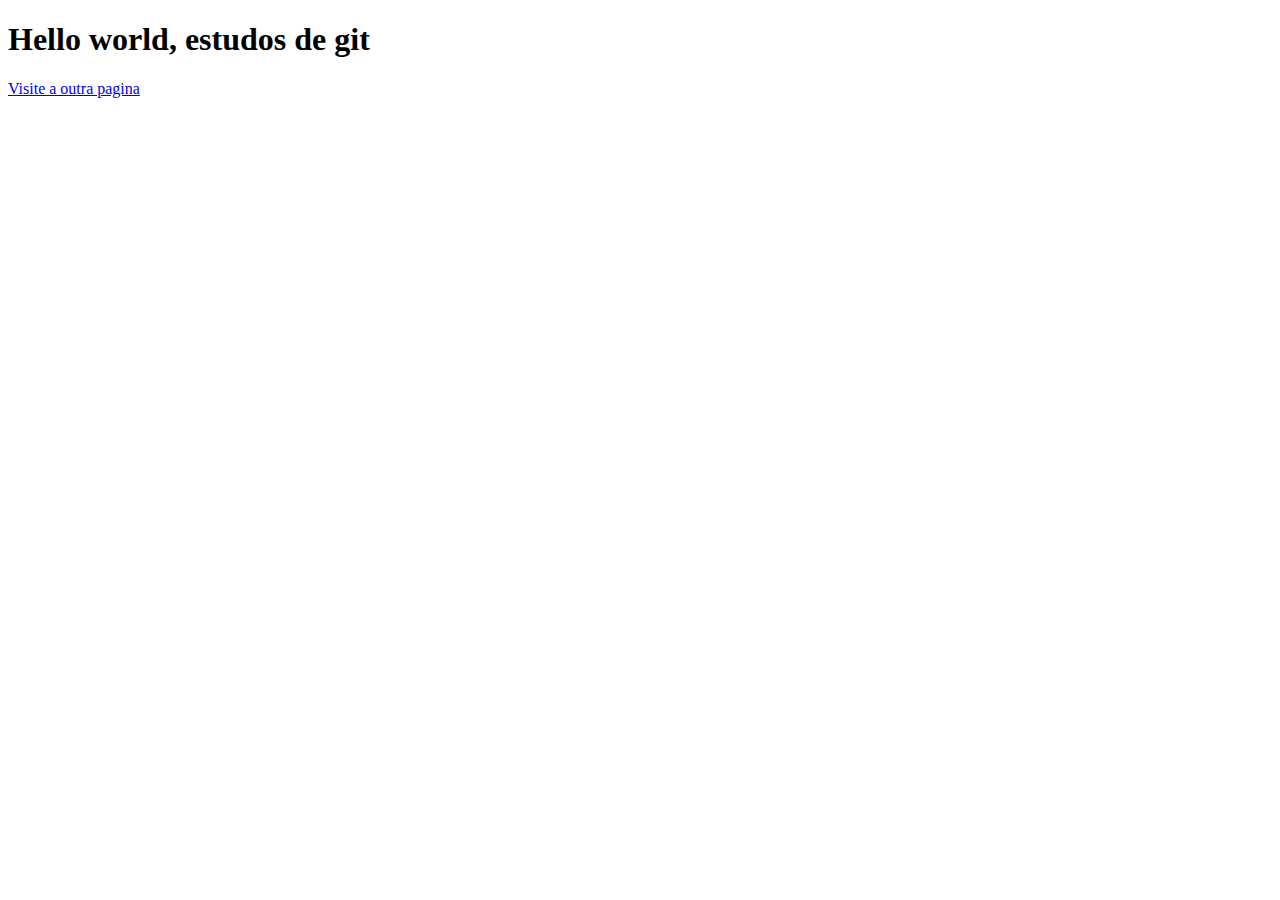
<file: index.html>
<!DOCTYPE html>
<html lang="en">
<head>
    <meta charset="UTF-8">
    <meta name="viewport" content="width=device-width, initial-scale=1.0">
    <title>Home</title>

</head>
<body>
    <h1>Hello world, estudos de git</h1>
    <a href="git.html">Visite a outra pagina</a>
</body>
</html>
</file>
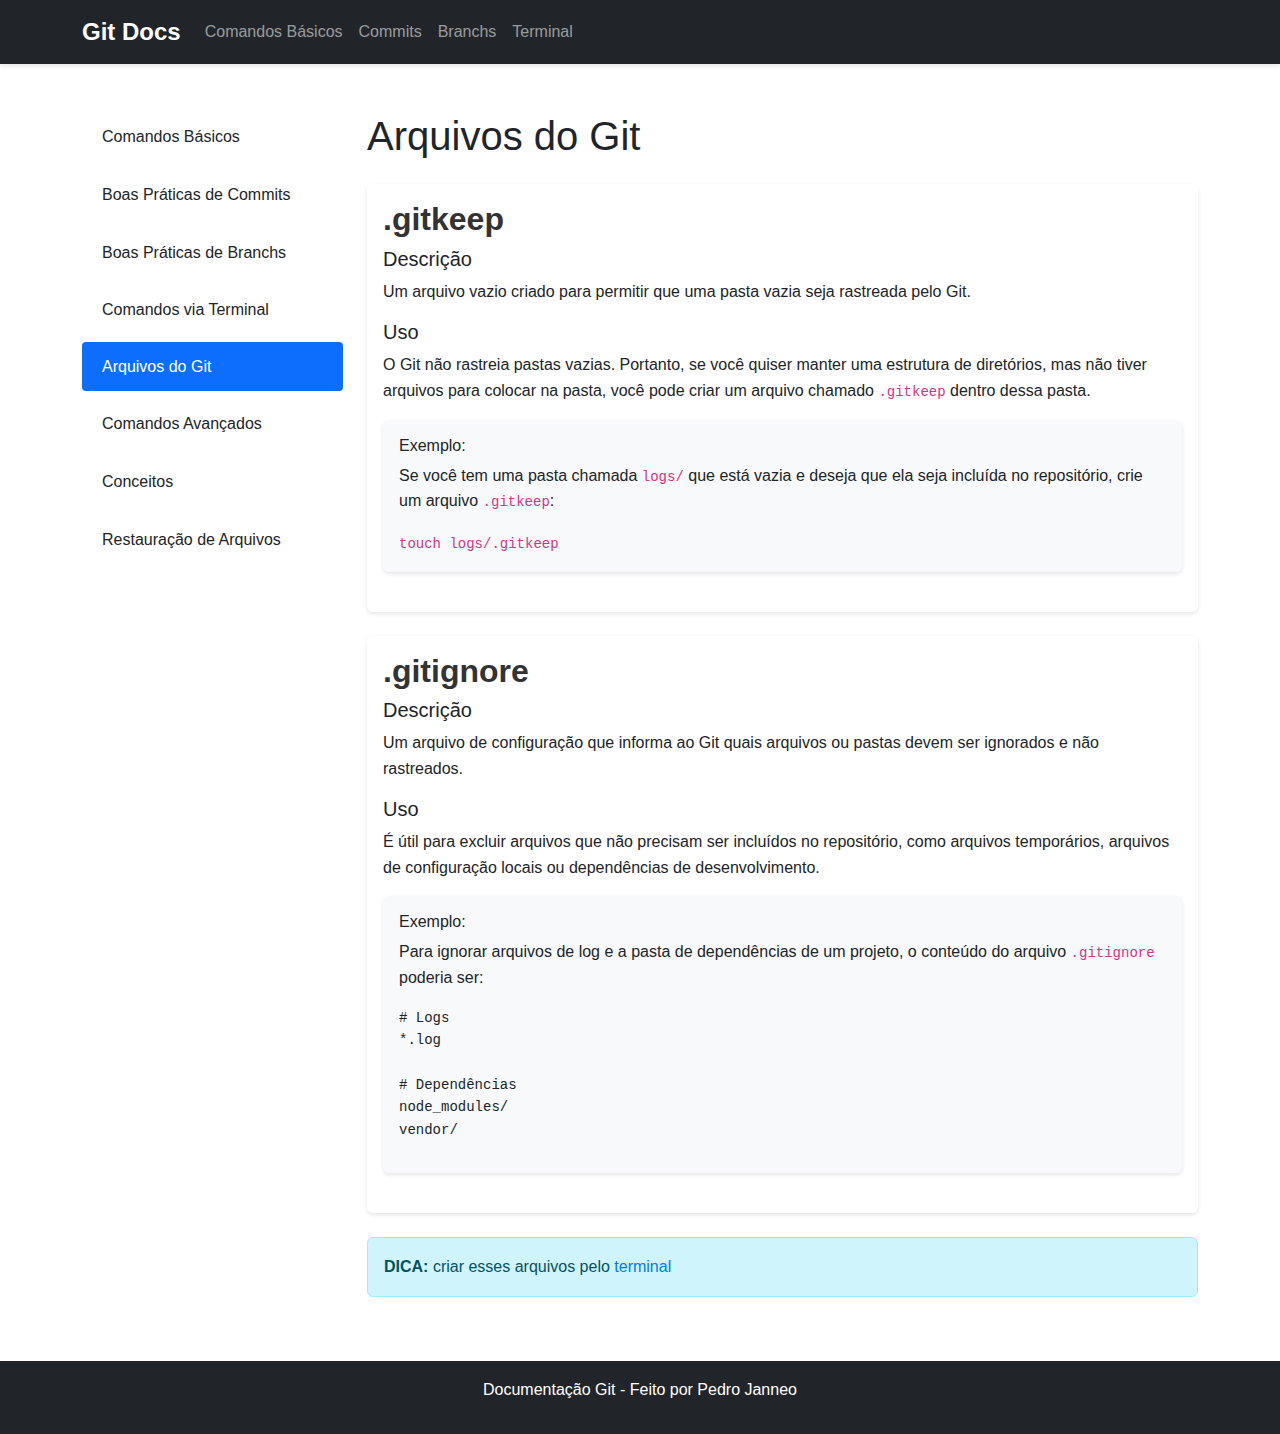
<file: ArquivosGit.html>
<!DOCTYPE html>
<html lang="pt-BR">
<head>
    <meta charset="UTF-8">
    <meta name="viewport" content="width=device-width, initial-scale=1.0">
    <title>Arquivos do Git</title>
    <!-- Bootstrap CSS -->
    <link href="https://cdn.jsdelivr.net/npm/bootstrap@5.3.0/dist/css/bootstrap.min.css" rel="stylesheet">
    <!-- Custom CSS -->
    <link href="styles.css" rel="stylesheet">
</head>
<body>
    <!-- Navbar -->
    <nav class="navbar navbar-expand-lg navbar-dark bg-dark">
        <div class="container">
            <a class="navbar-brand" href="index.html">Git Docs</a>
            <button class="navbar-toggler" type="button" data-bs-toggle="collapse" data-bs-target="#navbarNav">
                <span class="navbar-toggler-icon"></span>
            </button>
            <div class="collapse navbar-collapse" id="navbarNav">
                <ul class="navbar-nav">
                    <li class="nav-item">
                        <a class="nav-link" href="comandos_basicos.html">Comandos Básicos</a>
                    </li>
                    <li class="nav-item">
                        <a class="nav-link" href="commits.html">Commits</a>
                    </li>
                    <li class="nav-item">
                        <a class="nav-link" href="branchs.html">Branchs</a>
                    </li>
                    <li class="nav-item">
                        <a class="nav-link" href="terminal.html">Terminal</a>
                    </li>
                </ul>
            </div>
        </div>
    </nav>

    <!-- Main Content -->
    <div class="container mt-5">
        <div class="row">
            <!-- Sidebar -->
            <div class="col-md-3">
                <div class="list-group">
                    <a href="comandos_basicos.html" class="list-group-item list-group-item-action">Comandos Básicos</a>
                    <a href="commits.html" class="list-group-item list-group-item-action">Boas Práticas de Commits</a>
                    <a href="branchs.html" class="list-group-item list-group-item-action">Boas Práticas de Branchs</a>
                    <a href="terminal.html" class="list-group-item list-group-item-action">Comandos via Terminal</a>
                    <a href="ArquivosGit.html" class="list-group-item list-group-item-action active">Arquivos do Git</a>
                    <a href="comandos_avancados.html" class="list-group-item list-group-item-action">Comandos Avançados</a>
                    <a href="Conceitos.html" class="list-group-item list-group-item-action">Conceitos</a>
                    <a href="Restaurar.html" class="list-group-item list-group-item-action">Restauração de Arquivos</a>
                </div>
            </div>
            <!-- Content -->
            <div class="col-md-9">
                <h1 class="mb-4">Arquivos do Git</h1>

                <div class="card mb-4">
                    <div class="card-body">
                        <h2 class="card-title">.gitkeep</h2>
                        <div class="mb-4">
                            <h5>Descrição</h5>
                            <p>Um arquivo vazio criado para permitir que uma pasta vazia seja rastreada pelo Git.</p>
                            
                            <h5>Uso</h5>
                            <p>O Git não rastreia pastas vazias. Portanto, se você quiser manter uma estrutura de diretórios, mas não tiver arquivos para colocar na pasta, você pode criar um arquivo chamado <code>.gitkeep</code> dentro dessa pasta.</p>
                            
                            <div class="card bg-light">
                                <div class="card-body">
                                    <h6>Exemplo:</h6>
                                    <p>Se você tem uma pasta chamada <code>logs/</code> que está vazia e deseja que ela seja incluída no repositório, crie um arquivo <code>.gitkeep</code>:</p>
                                    <code>touch logs/.gitkeep</code>
                                </div>
                            </div>
                        </div>
                    </div>
                </div>

                <div class="card">
                    <div class="card-body">
                        <h2 class="card-title">.gitignore</h2>
                        <div class="mb-4">
                            <h5>Descrição</h5>
                            <p>Um arquivo de configuração que informa ao Git quais arquivos ou pastas devem ser ignorados e não rastreados.</p>
                            
                            <h5>Uso</h5>
                            <p>É útil para excluir arquivos que não precisam ser incluídos no repositório, como arquivos temporários, arquivos de configuração locais ou dependências de desenvolvimento.</p>
                            
                            <div class="card bg-light">
                                <div class="card-body">
                                    <h6>Exemplo:</h6>
                                    <p>Para ignorar arquivos de log e a pasta de dependências de um projeto, o conteúdo do arquivo <code>.gitignore</code> poderia ser:</p>
                                    <pre><code># Logs
*.log

# Dependências
node_modules/
vendor/</code></pre>
                                </div>
                            </div>
                        </div>
                    </div>
                </div>

                <div class="alert alert-info mt-4">
                    <p class="mb-0"><strong>DICA:</strong> criar esses arquivos pelo <a href="terminal.html">terminal</a></p>
                </div>
            </div>
        </div>
    </div>

   <!-- Footer -->
   <footer class="bg-dark text-white mt-5 py-3">
    <div class="container text-center">
        <p>Documentação Git - Feito por Pedro Janneo</p>
    </div>
</footer>

    <!-- Bootstrap JS -->
    <script src="https://cdn.jsdelivr.net/npm/bootstrap@5.3.0/dist/js/bootstrap.bundle.min.js"></script>
</body>
</html>
</file>
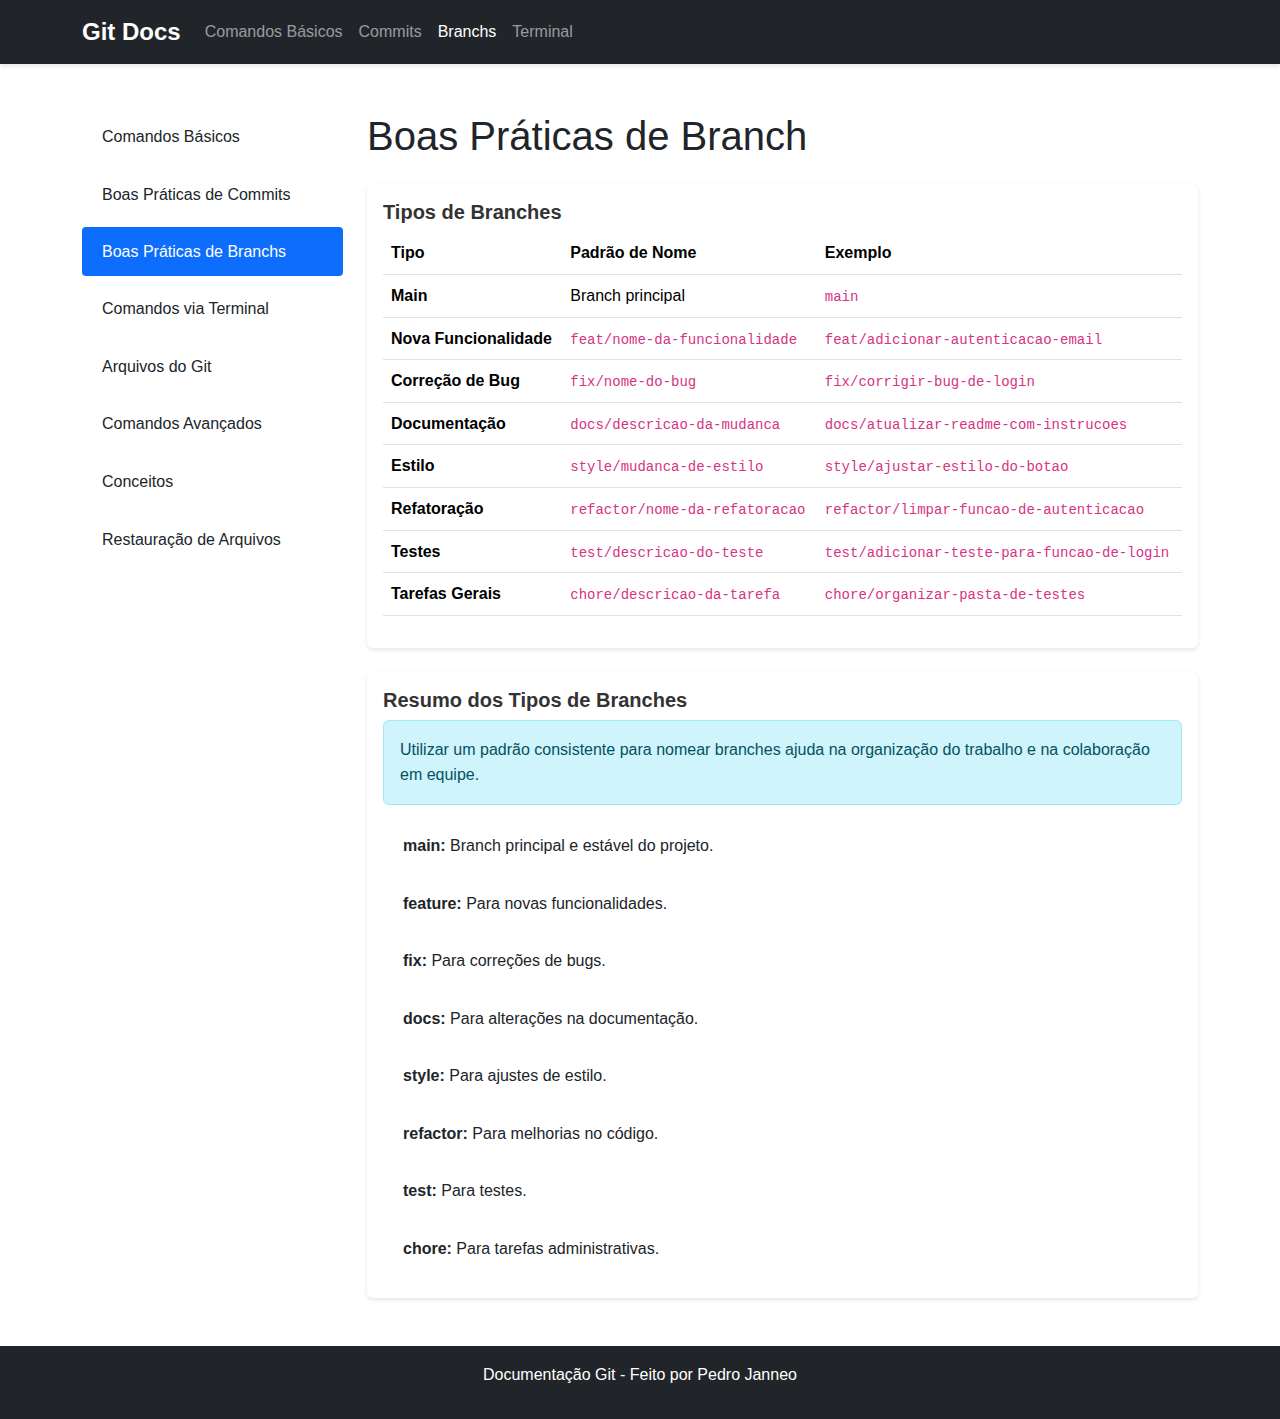
<file: branchs.html>
<!DOCTYPE html>
<html lang="pt-BR">
<head>
    <meta charset="UTF-8">
    <meta name="viewport" content="width=device-width, initial-scale=1.0">
    <title>Boas Práticas de Branches</title>
    <!-- Bootstrap CSS -->
    <link href="https://cdn.jsdelivr.net/npm/bootstrap@5.3.0/dist/css/bootstrap.min.css" rel="stylesheet">
    <!-- Custom CSS -->
    <link href="styles.css" rel="stylesheet">
</head>
<body>
    <!-- Navbar -->
    <nav class="navbar navbar-expand-lg navbar-dark bg-dark">
        <div class="container">
            <a class="navbar-brand" href="index.html">Git Docs</a>
            <button class="navbar-toggler" type="button" data-bs-toggle="collapse" data-bs-target="#navbarNav">
                <span class="navbar-toggler-icon"></span>
            </button>
            <div class="collapse navbar-collapse" id="navbarNav">
                <ul class="navbar-nav">
                    <li class="nav-item">
                        <a class="nav-link" href="comandos_basicos.html">Comandos Básicos</a>
                    </li>
                    <li class="nav-item">
                        <a class="nav-link" href="commits.html">Commits</a>
                    </li>
                    <li class="nav-item">
                        <a class="nav-link active" href="branchs.html">Branchs</a>
                    </li>
                    <li class="nav-item">
                        <a class="nav-link" href="terminal.html">Terminal</a>
                    </li>
                </ul>
            </div>
        </div>
    </nav>

    <!-- Main Content -->
    <div class="container mt-5">
        <div class="row">
            <!-- Sidebar -->
            <div class="col-md-3">
                <div class="list-group">
                    <a href="comandos_basicos.html" class="list-group-item list-group-item-action">Comandos Básicos</a>
                    <a href="commits.html" class="list-group-item list-group-item-action">Boas Práticas de Commits</a>
                    <a href="branchs.html" class="list-group-item list-group-item-action active">Boas Práticas de Branchs</a>
                    <a href="terminal.html" class="list-group-item list-group-item-action">Comandos via Terminal</a>
                    <a href="ArquivosGit.html" class="list-group-item list-group-item-action">Arquivos do Git</a>
                    <a href="comandos_avancados.html" class="list-group-item list-group-item-action">Comandos Avançados</a>
                    <a href="Conceitos.html" class="list-group-item list-group-item-action">Conceitos</a>
                    <a href="Restaurar.html" class="list-group-item list-group-item-action">Restauração de Arquivos</a>
                </div>
            </div>
            <!-- Content -->
            <div class="col-md-9">
                <h1 class="mb-4">Boas Práticas de Branch</h1>

                <div class="card mb-4">
                    <div class="card-body">
                        <h5 class="card-title">Tipos de Branches</h5>
                        <div class="table-responsive">
                            <table class="table">
                                <thead>
                                    <tr>
                                        <th>Tipo</th>
                                        <th>Padrão de Nome</th>
                                        <th>Exemplo</th>
                                    </tr>
                                </thead>
                                <tbody>
                                    <tr>
                                        <td><strong>Main</strong></td>
                                        <td>Branch principal</td>
                                        <td><code>main</code></td>
                                    </tr>
                                    <tr>
                                        <td><strong>Nova Funcionalidade</strong></td>
                                        <td><code>feat/nome-da-funcionalidade</code></td>
                                        <td><code>feat/adicionar-autenticacao-email</code></td>
                                    </tr>
                                    <tr>
                                        <td><strong>Correção de Bug</strong></td>
                                        <td><code>fix/nome-do-bug</code></td>
                                        <td><code>fix/corrigir-bug-de-login</code></td>
                                    </tr>
                                    <tr>
                                        <td><strong>Documentação</strong></td>
                                        <td><code>docs/descricao-da-mudanca</code></td>
                                        <td><code>docs/atualizar-readme-com-instrucoes</code></td>
                                    </tr>
                                    <tr>
                                        <td><strong>Estilo</strong></td>
                                        <td><code>style/mudanca-de-estilo</code></td>
                                        <td><code>style/ajustar-estilo-do-botao</code></td>
                                    </tr>
                                    <tr>
                                        <td><strong>Refatoração</strong></td>
                                        <td><code>refactor/nome-da-refatoracao</code></td>
                                        <td><code>refactor/limpar-funcao-de-autenticacao</code></td>
                                    </tr>
                                    <tr>
                                        <td><strong>Testes</strong></td>
                                        <td><code>test/descricao-do-teste</code></td>
                                        <td><code>test/adicionar-teste-para-funcao-de-login</code></td>
                                    </tr>
                                    <tr>
                                        <td><strong>Tarefas Gerais</strong></td>
                                        <td><code>chore/descricao-da-tarefa</code></td>
                                        <td><code>chore/organizar-pasta-de-testes</code></td>
                                    </tr>
                                </tbody>
                            </table>
                        </div>
                    </div>
                </div>

                <div class="card">
                    <div class="card-body">
                        <h5 class="card-title">Resumo dos Tipos de Branches</h5>
                        <div class="alert alert-info">
                            <p class="mb-0">Utilizar um padrão consistente para nomear branches ajuda na organização do trabalho e na colaboração em equipe.</p>
                        </div>
                        <ul class="list-group list-group-flush">
                            <li class="list-group-item"><strong>main:</strong> Branch principal e estável do projeto.</li>
                            <li class="list-group-item"><strong>feature:</strong> Para novas funcionalidades.</li>
                            <li class="list-group-item"><strong>fix:</strong> Para correções de bugs.</li>
                            <li class="list-group-item"><strong>docs:</strong> Para alterações na documentação.</li>
                            <li class="list-group-item"><strong>style:</strong> Para ajustes de estilo.</li>
                            <li class="list-group-item"><strong>refactor:</strong> Para melhorias no código.</li>
                            <li class="list-group-item"><strong>test:</strong> Para testes.</li>
                            <li class="list-group-item"><strong>chore:</strong> Para tarefas administrativas.</li>
                        </ul>
                    </div>
                </div>
            </div>
        </div>
    </div>

    <!-- Footer -->
    <footer class="bg-dark text-white mt-5 py-3">
        <div class="container text-center">
            <p>Documentação Git - Feito por Pedro Janneo</p>
        </div>
    </footer>

    <!-- Bootstrap JS -->
    <script src="https://cdn.jsdelivr.net/npm/bootstrap@5.3.0/dist/js/bootstrap.bundle.min.js"></script>
</body>
</html>
</file>
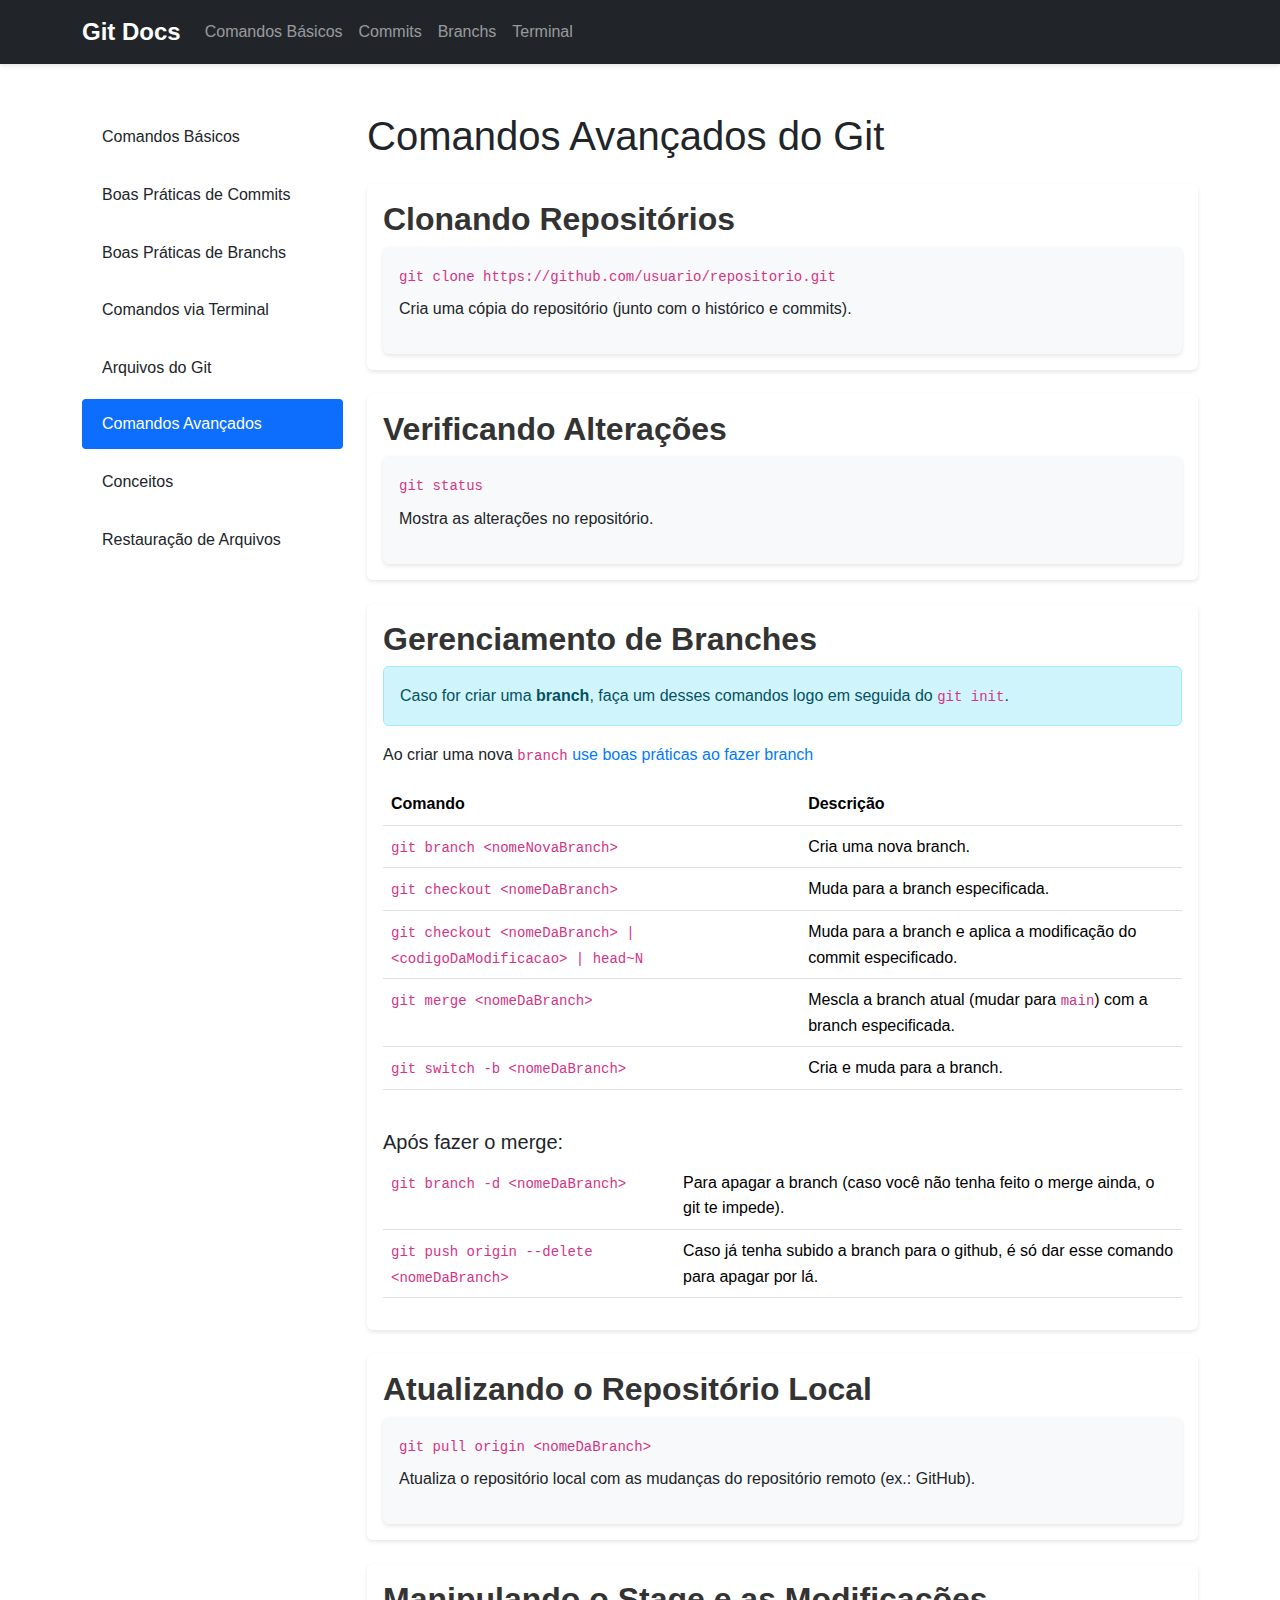
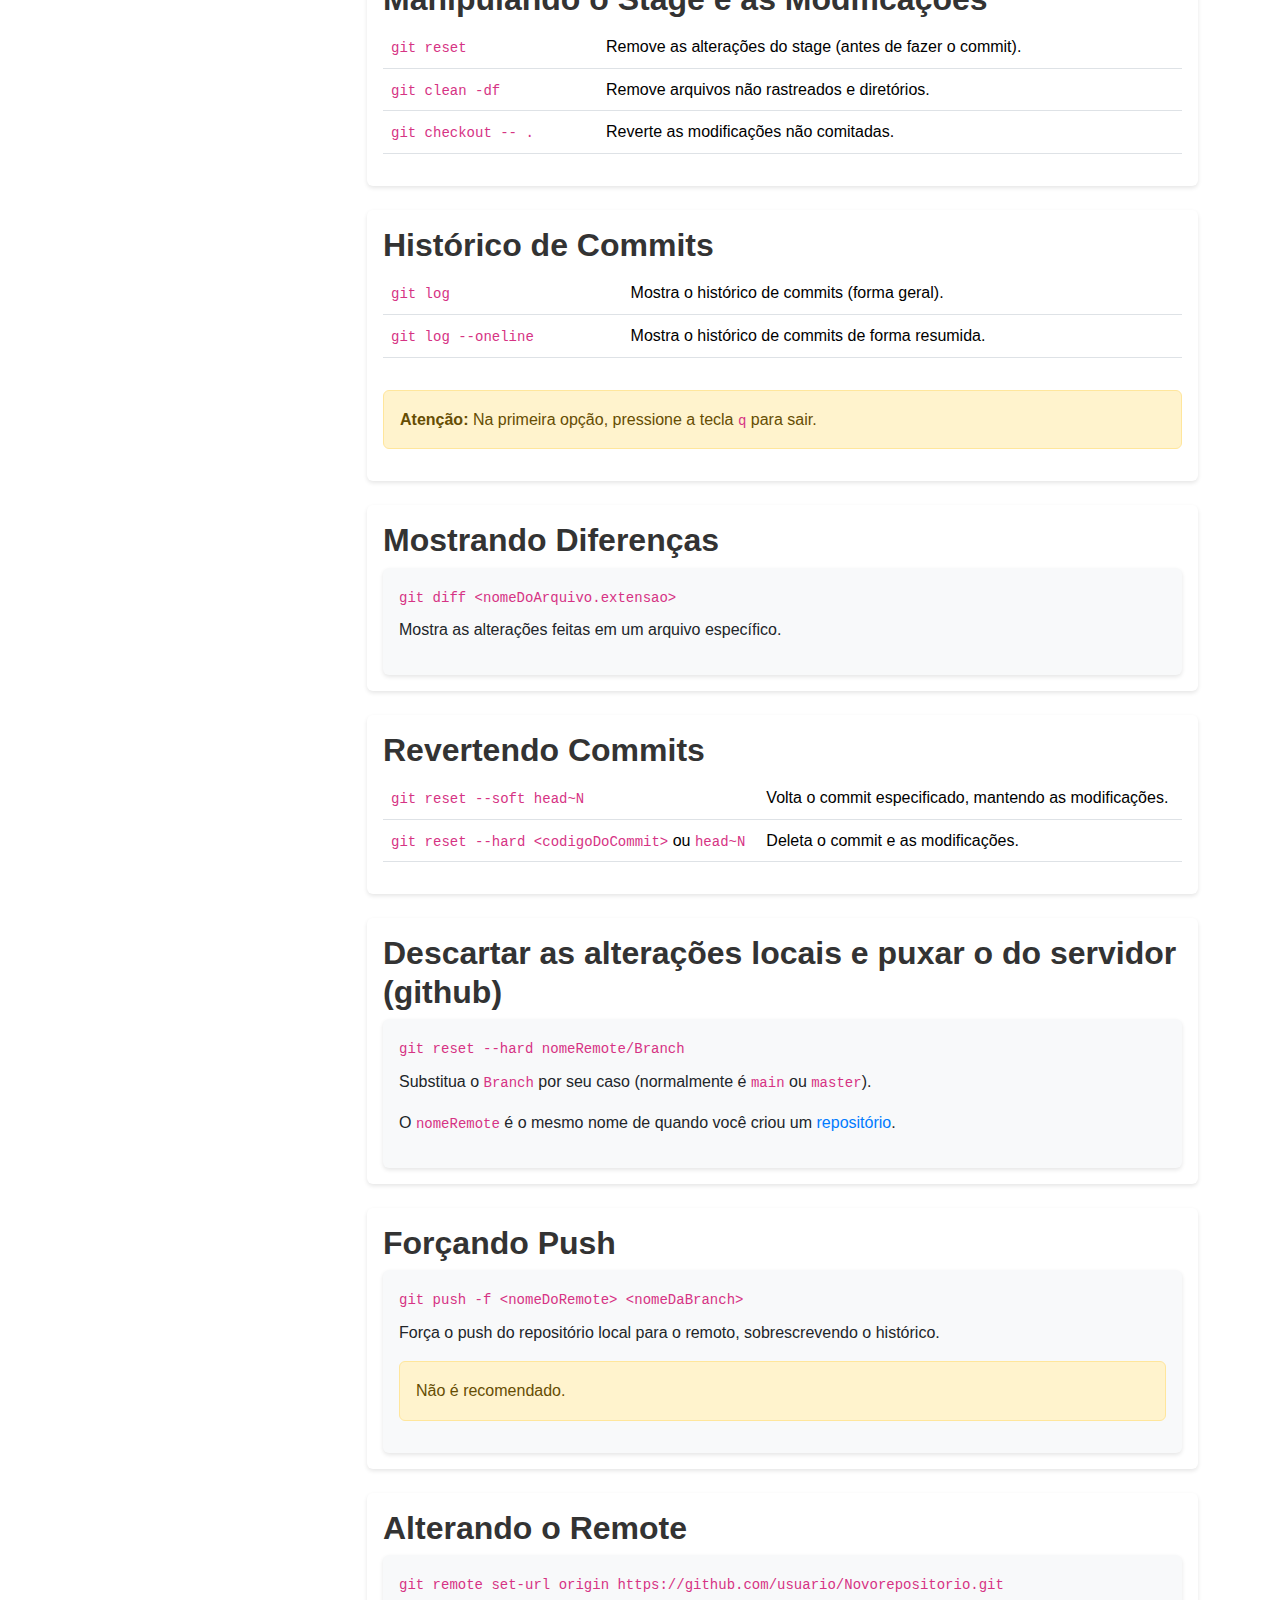
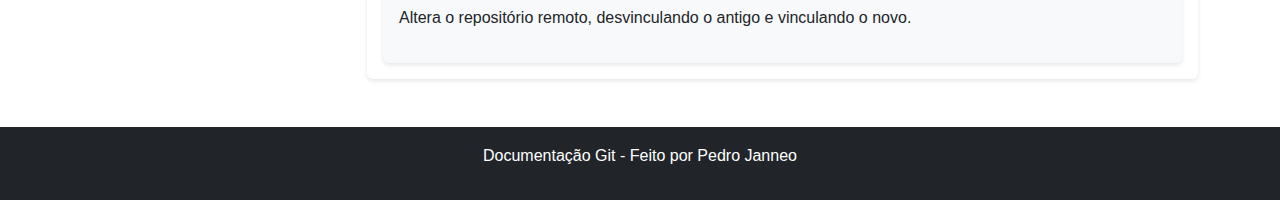
<file: comandos_avancados.html>
<!DOCTYPE html>
<html lang="pt-BR">
<head>
    <meta charset="UTF-8">
    <meta name="viewport" content="width=device-width, initial-scale=1.0">
    <title>Comandos Avançados do Git</title>
    <!-- Bootstrap CSS -->
    <link href="https://cdn.jsdelivr.net/npm/bootstrap@5.3.0/dist/css/bootstrap.min.css" rel="stylesheet">
    <!-- Custom CSS -->
    <link href="styles.css" rel="stylesheet">
</head>
<body>
    <!-- Navbar -->
    <nav class="navbar navbar-expand-lg navbar-dark bg-dark">
        <div class="container">
            <a class="navbar-brand" href="index.html">Git Docs</a>
            <button class="navbar-toggler" type="button" data-bs-toggle="collapse" data-bs-target="#navbarNav">
                <span class="navbar-toggler-icon"></span>
            </button>
            <div class="collapse navbar-collapse" id="navbarNav">
                <ul class="navbar-nav">
                    <li class="nav-item">
                        <a class="nav-link" href="comandos_basicos.html">Comandos Básicos</a>
                    </li>
                    <li class="nav-item">
                        <a class="nav-link" href="commits.html">Commits</a>
                    </li>
                    <li class="nav-item">
                        <a class="nav-link" href="branchs.html">Branchs</a>
                    </li>
                    <li class="nav-item">
                        <a class="nav-link" href="terminal.html">Terminal</a>
                    </li>
                </ul>
            </div>
        </div>
    </nav>

    <!-- Main Content -->
    <div class="container mt-5">
        <div class="row">
            <!-- Sidebar -->
            <div class="col-md-3">
                <div class="list-group">
                    <a href="comandos_basicos.html" class="list-group-item list-group-item-action">Comandos Básicos</a>
                    <a href="commits.html" class="list-group-item list-group-item-action">Boas Práticas de Commits</a>
                    <a href="branchs.html" class="list-group-item list-group-item-action">Boas Práticas de Branchs</a>
                    <a href="terminal.html" class="list-group-item list-group-item-action">Comandos via Terminal</a>
                    <a href="ArquivosGit.html" class="list-group-item list-group-item-action">Arquivos do Git</a>
                    <a href="comandos_avancados.html" class="list-group-item list-group-item-action active">Comandos Avançados</a>
                    <a href="Conceitos.html" class="list-group-item list-group-item-action">Conceitos</a>
                    <a href="Restaurar.html" class="list-group-item list-group-item-action">Restauração de Arquivos</a>
                </div>
            </div>
            <!-- Content -->
            <div class="col-md-9">
                <h1 class="mb-4">Comandos Avançados do Git</h1>

                <div class="card mb-4">
                    <div class="card-body">
                        <h2 class="card-title">Clonando Repositórios</h2>
                        <div class="card bg-light">
                            <div class="card-body">
                                <code>git clone https://github.com/usuario/repositorio.git</code>
                                <p class="mt-2">Cria uma cópia do repositório (junto com o histórico e commits).</p>
                            </div>
                        </div>
                    </div>
                </div>

                <div class="card mb-4">
                    <div class="card-body">
                        <h2 class="card-title">Verificando Alterações</h2>
                        <div class="card bg-light">
                            <div class="card-body">
                                <code>git status</code>
                                <p class="mt-2">Mostra as alterações no repositório.</p>
                            </div>
                        </div>
                    </div>
                </div>

                <div class="card mb-4">
                    <div class="card-body">
                        <h2 class="card-title">Gerenciamento de Branches</h2>
                        <p class="alert alert-info">Caso for criar uma <strong>branch</strong>, faça um desses comandos logo em seguida do <code>git init</code>.</p>
                        <p>Ao criar uma nova <code>branch</code> <a href="branchs.html">use boas práticas ao fazer branch</a></p>

                        <div class="table-responsive">
                            <table class="table">
                                <thead>
                                    <tr>
                                        <th>Comando</th>
                                        <th>Descrição</th>
                                    </tr>
                                </thead>
                                <tbody>
                                    <tr>
                                        <td><code>git branch &lt;nomeNovaBranch&gt;</code></td>
                                        <td>Cria uma nova branch.</td>
                                    </tr>
                                    <tr>
                                        <td><code>git checkout &lt;nomeDaBranch&gt;</code></td>
                                        <td>Muda para a branch especificada.</td>
                                    </tr>
                                    <tr>
                                        <td><code>git checkout &lt;nomeDaBranch&gt; | &lt;codigoDaModificacao&gt; | head~N</code></td>
                                        <td>Muda para a branch e aplica a modificação do commit especificado.</td>
                                    </tr>
                                    <tr>
                                        <td><code>git merge &lt;nomeDaBranch&gt;</code></td>
                                        <td>Mescla a branch atual (mudar para <code>main</code>) com a branch especificada.</td>
                                    </tr>
                                    <tr>
                                        <td><code>git switch -b &lt;nomeDaBranch&gt;</code></td>
                                        <td>Cria e muda para a branch.</td>
                                    </tr>
                                </tbody>
                            </table>
                        </div>

                        <h5 class="mt-4">Após fazer o merge:</h5>
                        <div class="table-responsive">
                            <table class="table">
                                <tbody>
                                    <tr>
                                        <td><code>git branch -d &lt;nomeDaBranch&gt;</code></td>
                                        <td>Para apagar a branch (caso você não tenha feito o merge ainda, o git te impede).</td>
                                    </tr>
                                    <tr>
                                        <td><code>git push origin --delete &lt;nomeDaBranch&gt;</code></td>
                                        <td>Caso já tenha subido a branch para o github, é só dar esse comando para apagar por lá.</td>
                                    </tr>
                                </tbody>
                            </table>
                        </div>
                    </div>
                </div>

                <div class="card mb-4">
                    <div class="card-body">
                        <h2 class="card-title">Atualizando o Repositório Local</h2>
                        <div class="card bg-light">
                            <div class="card-body">
                                <code>git pull origin &lt;nomeDaBranch&gt;</code>
                                <p class="mt-2">Atualiza o repositório local com as mudanças do repositório remoto (ex.: GitHub).</p>
                            </div>
                        </div>
                    </div>
                </div>

                <div class="card mb-4">
                    <div class="card-body">
                        <h2 class="card-title">Manipulando o Stage e as Modificações</h2>
                        <div class="table-responsive">
                            <table class="table">
                                <tbody>
                                    <tr>
                                        <td><code>git reset</code></td>
                                        <td>Remove as alterações do stage (antes de fazer o commit).</td>
                                    </tr>
                                    <tr>
                                        <td><code>git clean -df</code></td>
                                        <td>Remove arquivos não rastreados e diretórios.</td>
                                    </tr>
                                    <tr>
                                        <td><code>git checkout -- .</code></td>
                                        <td>Reverte as modificações não comitadas.</td>
                                    </tr>
                                </tbody>
                            </table>
                        </div>
                    </div>
                </div>

                <div class="card mb-4">
                    <div class="card-body">
                        <h2 class="card-title">Histórico de Commits</h2>
                        <div class="table-responsive">
                            <table class="table">
                                <tbody>
                                    <tr>
                                        <td><code>git log</code></td>
                                        <td>Mostra o histórico de commits (forma geral).</td>
                                    </tr>
                                    <tr>
                                        <td><code>git log --oneline</code></td>
                                        <td>Mostra o histórico de commits de forma resumida.</td>
                                    </tr>
                                </tbody>
                            </table>
                        </div>
                        <div class="alert alert-warning mt-3">
                            <p class="mb-0"><strong>Atenção:</strong> Na primeira opção, pressione a tecla <code>q</code> para sair.</p>
                        </div>
                    </div>
                </div>

                <div class="card mb-4">
                    <div class="card-body">
                        <h2 class="card-title">Mostrando Diferenças</h2>
                        <div class="card bg-light">
                            <div class="card-body">
                                <code>git diff &lt;nomeDoArquivo.extensao&gt;</code>
                                <p class="mt-2">Mostra as alterações feitas em um arquivo específico.</p>
                            </div>
                        </div>
                    </div>
                </div>

                <div class="card mb-4">
                    <div class="card-body">
                        <h2 class="card-title">Revertendo Commits</h2>
                        <div class="table-responsive">
                            <table class="table">
                                <tbody>
                                    <tr>
                                        <td><code>git reset --soft head~N</code></td>
                                        <td>Volta o commit especificado, mantendo as modificações.</td>
                                    </tr>
                                    <tr>
                                        <td><code>git reset --hard &lt;codigoDoCommit&gt;</code> ou <code>head~N</code></td>
                                        <td>Deleta o commit e as modificações.</td>
                                    </tr>
                                </tbody>
                            </table>
                        </div>
                    </div>
                </div>

                <div class="card mb-4">
                    <div class="card-body">
                        <h2 class="card-title">Descartar as alterações locais e puxar o do servidor (github)</h2>
                        <div class="card bg-light">
                            <div class="card-body">
                                <code>git reset --hard nomeRemote/Branch</code>
                                <p class="mt-2">Substitua o <code>Branch</code> por seu caso (normalmente é <code>main</code> ou <code>master</code>).</p>
                                <p>O <code>nomeRemote</code> é o mesmo nome de quando você criou um <a href="comandos_basicos.html#criando-o-remote">repositório</a>.</p>
                            </div>
                        </div>
                    </div>
                </div>

                <div class="card mb-4">
                    <div class="card-body">
                        <h2 class="card-title">Forçando Push</h2>
                        <div class="card bg-light">
                            <div class="card-body">
                                <code>git push -f &lt;nomeDoRemote&gt; &lt;nomeDaBranch&gt;</code>
                                <p class="mt-2">Força o push do repositório local para o remoto, sobrescrevendo o histórico.</p>
                                <div class="alert alert-warning mt-3">
                                    <p class="mb-0">Não é recomendado.</p>
                                </div>
                            </div>
                        </div>
                    </div>
                </div>

                <div class="card">
                    <div class="card-body">
                        <h2 class="card-title">Alterando o Remote</h2>
                        <div class="card bg-light">
                            <div class="card-body">
                                <code>git remote set-url origin https://github.com/usuario/Novorepositorio.git</code>
                                <p class="mt-2">Altera o repositório remoto, desvinculando o antigo e vinculando o novo.</p>
                            </div>
                        </div>
                    </div>
                </div>
            </div>
        </div>
    </div>

 <!-- Footer -->
    <footer class="bg-dark text-white mt-5 py-3">
        <div class="container text-center">
            <p>Documentação Git - Feito por Pedro Janneo</p>
        </div>
    </footer>

    <!-- Bootstrap JS -->
    <script src="https://cdn.jsdelivr.net/npm/bootstrap@5.3.0/dist/js/bootstrap.bundle.min.js"></script>
</body>
</html>
</file>
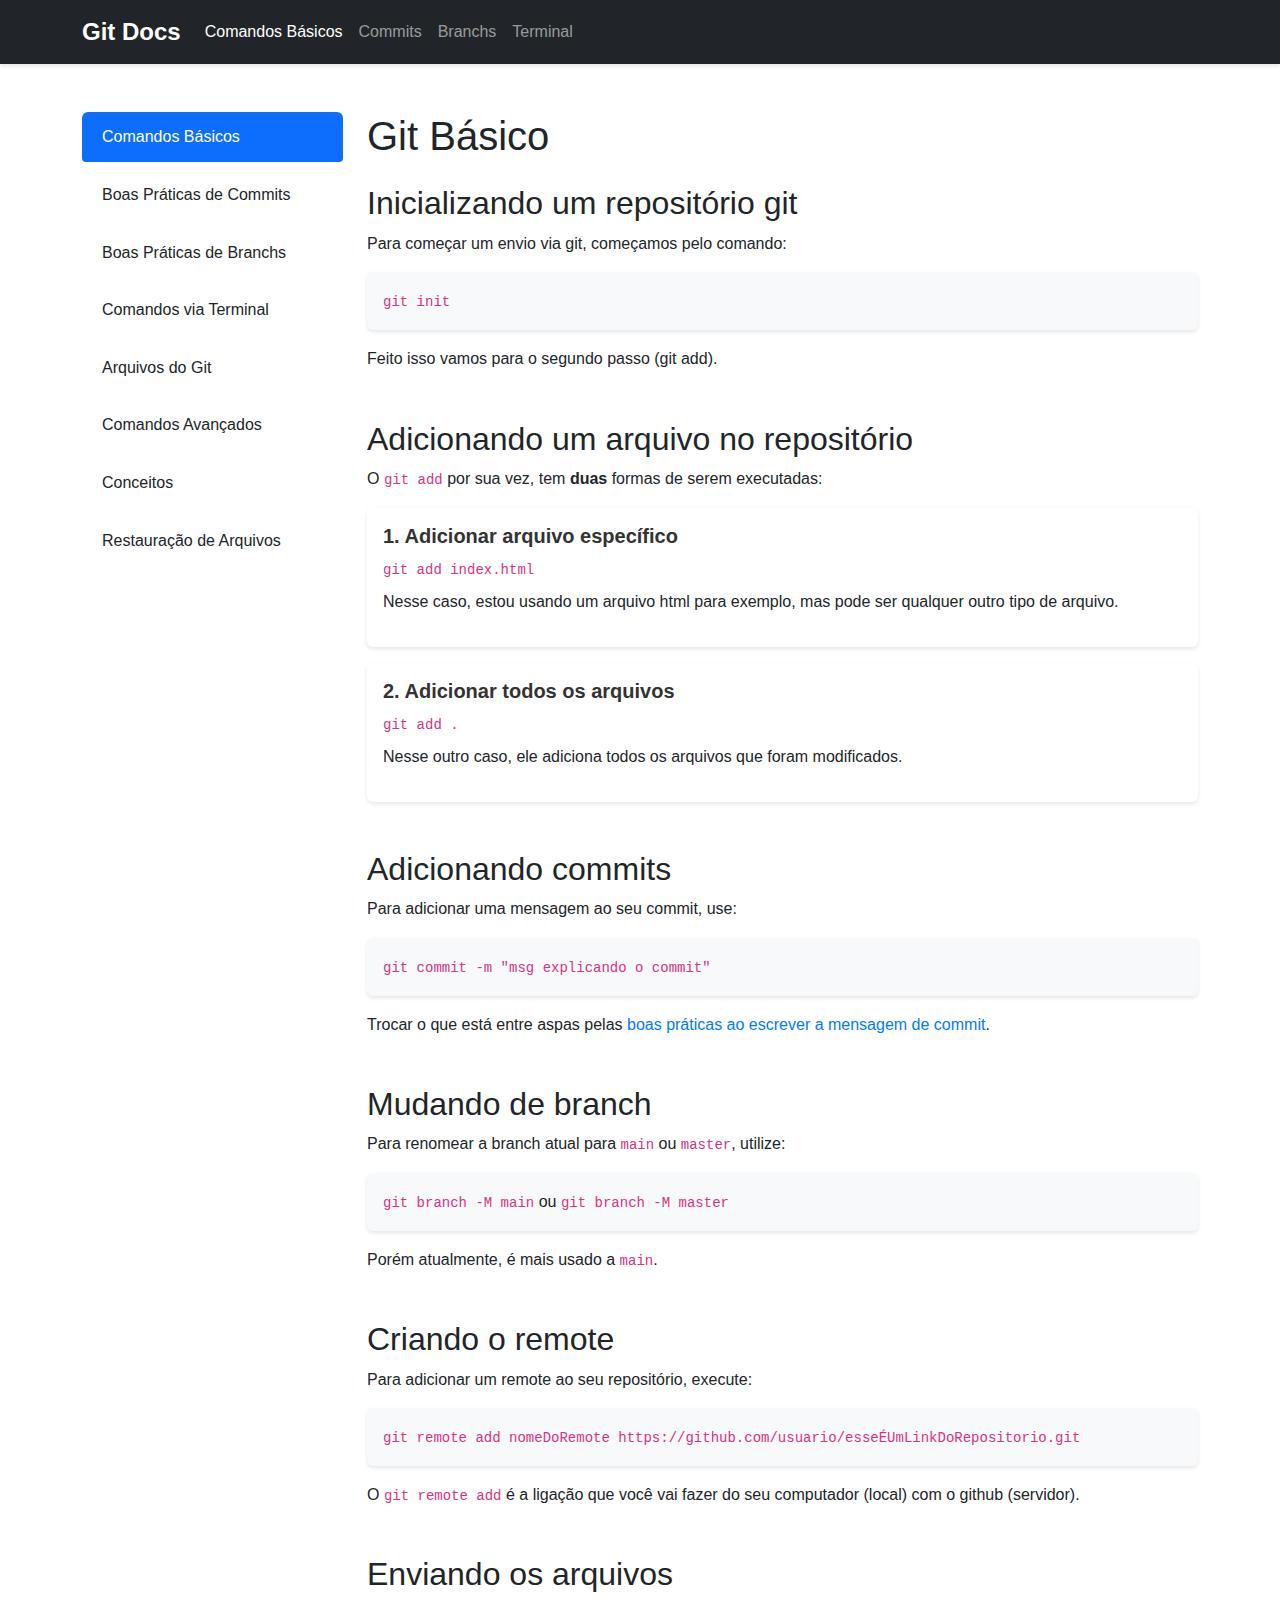
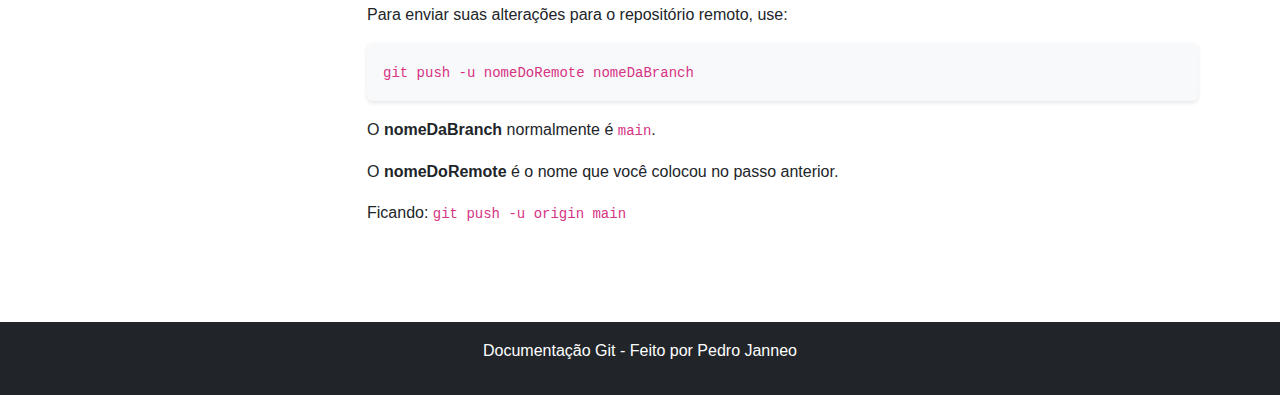
<file: comandos_basicos.html>
<!DOCTYPE html>
<html lang="pt-BR">
<head>
    <meta charset="UTF-8">
    <meta name="viewport" content="width=device-width, initial-scale=1.0">
    <title>Comandos Básicos do Git</title>
    <!-- Bootstrap CSS -->
    <link href="https://cdn.jsdelivr.net/npm/bootstrap@5.3.0/dist/css/bootstrap.min.css" rel="stylesheet">
    <!-- Custom CSS -->
    <link href="styles.css" rel="stylesheet">
</head>
<body>
    <!-- Navbar -->
    <nav class="navbar navbar-expand-lg navbar-dark bg-dark">
        <div class="container">
            <a class="navbar-brand" href="index.html">Git Docs</a>
            <button class="navbar-toggler" type="button" data-bs-toggle="collapse" data-bs-target="#navbarNav">
                <span class="navbar-toggler-icon"></span>
            </button>
            <div class="collapse navbar-collapse" id="navbarNav">
                <ul class="navbar-nav">
                    <li class="nav-item">
                        <a class="nav-link active" href="comandos_basicos.html">Comandos Básicos</a>
                    </li>
                    <li class="nav-item">
                        <a class="nav-link" href="commits.html">Commits</a>
                    </li>
                    <li class="nav-item">
                        <a class="nav-link" href="branchs.html">Branchs</a>
                    </li>
                    <li class="nav-item">
                        <a class="nav-link" href="terminal.html">Terminal</a>
                    </li>
                </ul>
            </div>
        </div>
    </nav>

    <!-- Main Content -->
    <div class="container mt-5">
        <div class="row">
            <!-- Sidebar -->
            <div class="col-md-3">
                <div class="list-group">
                    <a href="comandos_basicos.html" class="list-group-item list-group-item-action active">Comandos Básicos</a>
                    <a href="commits.html" class="list-group-item list-group-item-action">Boas Práticas de Commits</a>
                    <a href="branchs.html" class="list-group-item list-group-item-action">Boas Práticas de Branchs</a>
                    <a href="terminal.html" class="list-group-item list-group-item-action">Comandos via Terminal</a>
                    <a href="ArquivosGit.html" class="list-group-item list-group-item-action">Arquivos do Git</a>
                    <a href="comandos_avancados.html" class="list-group-item list-group-item-action">Comandos Avançados</a>
                    <a href="Conceitos.html" class="list-group-item list-group-item-action">Conceitos</a>
                    <a href="Restaurar.html" class="list-group-item list-group-item-action">Restauração de Arquivos</a>
                </div>
            </div>
            <!-- Content -->
            <div class="col-md-9">
                <h1 class="mb-4">Git Básico</h1>

                <section class="mb-5">
                    <h2>Inicializando um repositório git</h2>
                    <p>Para começar um envio via git, começamos pelo comando:</p>
                    <div class="card bg-light">
                        <div class="card-body">
                            <code>git init</code>
                        </div>
                    </div>
                    <p class="mt-3">Feito isso vamos para o segundo passo (git add).</p>
                </section>

                <section class="mb-5">
                    <h2>Adicionando um arquivo no repositório</h2>
                    <p>O <code>git add</code> por sua vez, tem <strong>duas</strong> formas de serem executadas:</p>
                    
                    <div class="card mb-3">
                        <div class="card-body">
                            <h5 class="card-title">1. Adicionar arquivo específico</h5>
                            <code>git add index.html</code>
                            <p class="mt-2">Nesse caso, estou usando um arquivo html para exemplo, mas pode ser qualquer outro tipo de arquivo.</p>
                        </div>
                    </div>

                    <div class="card">
                        <div class="card-body">
                            <h5 class="card-title">2. Adicionar todos os arquivos</h5>
                            <code>git add .</code>
                            <p class="mt-2">Nesse outro caso, ele adiciona todos os arquivos que foram modificados.</p>
                        </div>
                    </div>
                </section>

                <section class="mb-5">
                    <h2>Adicionando commits</h2>
                    <p>Para adicionar uma mensagem ao seu commit, use:</p>
                    <div class="card bg-light">
                        <div class="card-body">
                            <code>git commit -m "msg explicando o commit"</code>
                        </div>
                    </div>
                    <p class="mt-3">Trocar o que está entre aspas pelas <a href="commits.html">boas práticas ao escrever a mensagem de commit</a>.</p>
                </section>

                <section class="mb-5">
                    <h2>Mudando de branch</h2>
                    <p>Para renomear a branch atual para <code>main</code> ou <code>master</code>, utilize:</p>
                    <div class="card bg-light">
                        <div class="card-body">
                            <code>git branch -M main</code> ou <code>git branch -M master</code>
                        </div>
                    </div>
                    <p class="mt-3">Porém atualmente, é mais usado a <code>main</code>.</p>
                </section>

                <section class="mb-5">
                    <h2>Criando o remote</h2>
                    <p>Para adicionar um remote ao seu repositório, execute:</p>
                    <div class="card bg-light">
                        <div class="card-body">
                            <code>git remote add nomeDoRemote https://github.com/usuario/esseÉUmLinkDoRepositorio.git</code>
                        </div>
                    </div>
                    <p class="mt-3">O <code>git remote add</code> é a ligação que você vai fazer do seu computador (local) com o github (servidor).</p>
                </section>

                <section class="mb-5">
                    <h2>Enviando os arquivos</h2>
                    <p>Para enviar suas alterações para o repositório remoto, use:</p>
                    <div class="card bg-light">
                        <div class="card-body">
                            <code>git push -u nomeDoRemote nomeDaBranch</code>
                        </div>
                    </div>
                    <p class="mt-3">O <strong>nomeDaBranch</strong> normalmente é <code>main</code>.</p>
                    <p>O <strong>nomeDoRemote</strong> é o nome que você colocou no passo anterior.</p>
                    <p>Ficando: <code>git push -u origin main</code></p>
                </section>
            </div>
        </div>
    </div>

    <!-- Footer -->
    <footer class="bg-dark text-white mt-5 py-3">
        <div class="container text-center">
            <p>Documentação Git - Feito por Pedro Janneo</p>
        </div>
    </footer>

    <!-- Bootstrap JS -->
    <script src="https://cdn.jsdelivr.net/npm/bootstrap@5.3.0/dist/js/bootstrap.bundle.min.js"></script>
</body>
</html>
</file>
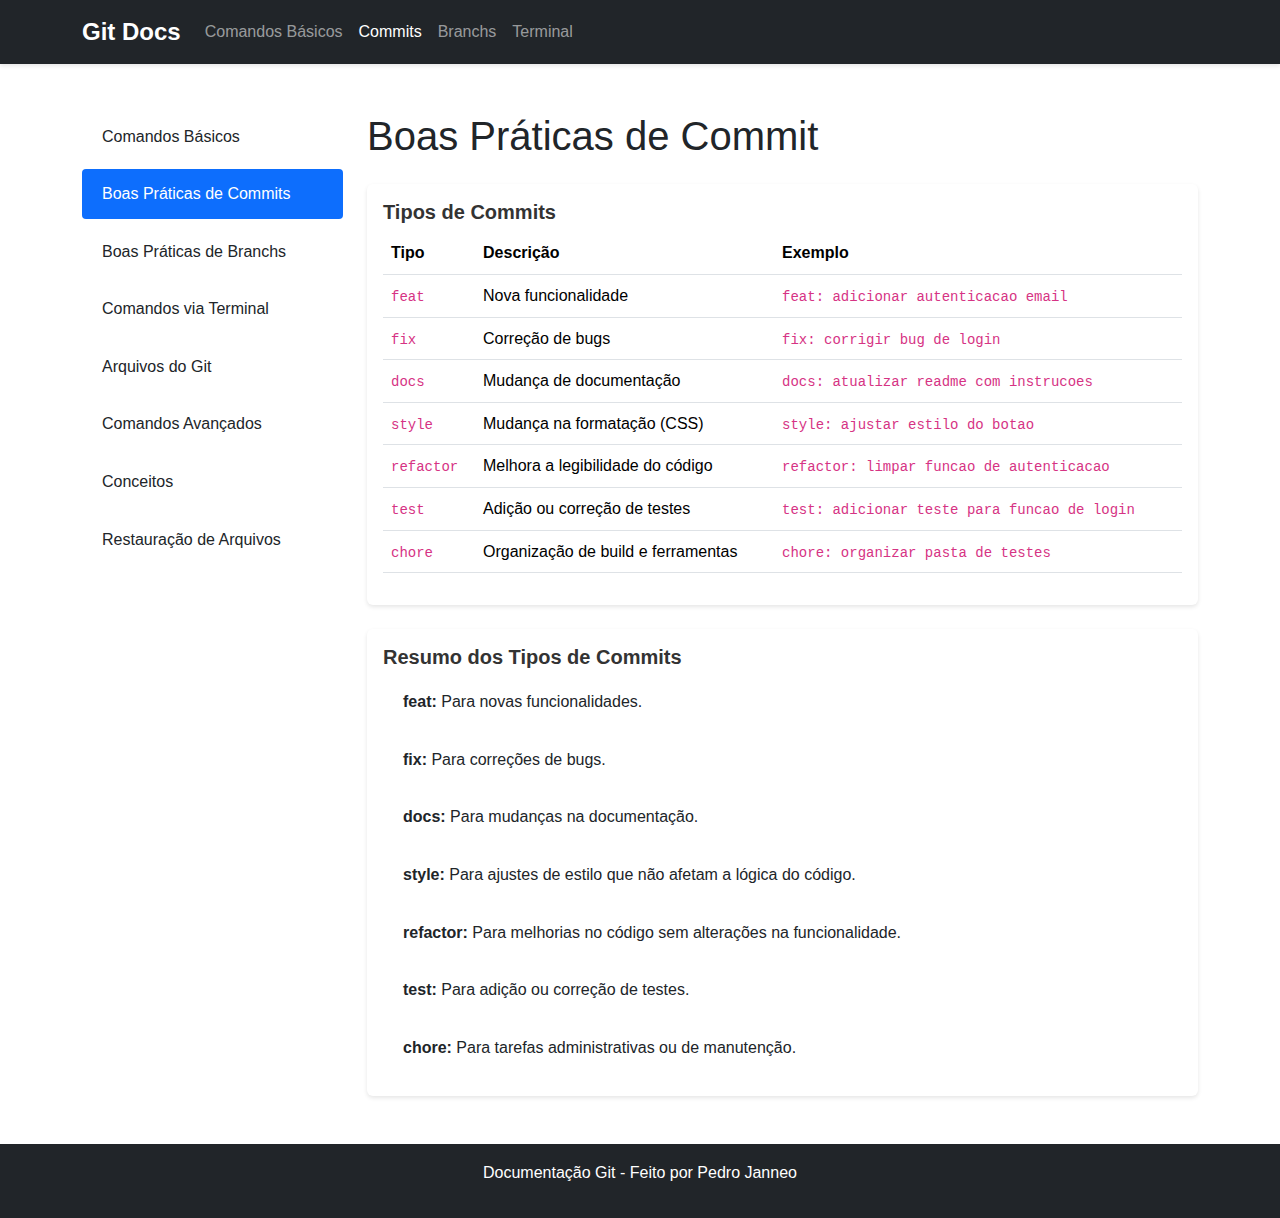
<file: commits.html>
<!DOCTYPE html>
<html lang="pt-BR">
<head>
    <meta charset="UTF-8">
    <meta name="viewport" content="width=device-width, initial-scale=1.0">
    <title>Boas Práticas de Commits</title>
    <!-- Bootstrap CSS -->
    <link href="https://cdn.jsdelivr.net/npm/bootstrap@5.3.0/dist/css/bootstrap.min.css" rel="stylesheet">
    <!-- Custom CSS -->
    <link href="styles.css" rel="stylesheet">
</head>
<body>
    <!-- Navbar -->
    <nav class="navbar navbar-expand-lg navbar-dark bg-dark">
        <div class="container">
            <a class="navbar-brand" href="index.html">Git Docs</a>
            <button class="navbar-toggler" type="button" data-bs-toggle="collapse" data-bs-target="#navbarNav">
                <span class="navbar-toggler-icon"></span>
            </button>
            <div class="collapse navbar-collapse" id="navbarNav">
                <ul class="navbar-nav">
                    <li class="nav-item">
                        <a class="nav-link" href="comandos_basicos.html">Comandos Básicos</a>
                    </li>
                    <li class="nav-item">
                        <a class="nav-link active" href="commits.html">Commits</a>
                    </li>
                    <li class="nav-item">
                        <a class="nav-link" href="branchs.html">Branchs</a>
                    </li>
                    <li class="nav-item">
                        <a class="nav-link" href="terminal.html">Terminal</a>
                    </li>
                </ul>
            </div>
        </div>
    </nav>

    <!-- Main Content -->
    <div class="container mt-5">
        <div class="row">
            <!-- Sidebar -->
            <div class="col-md-3">
                <div class="list-group">
                    <a href="comandos_basicos.html" class="list-group-item list-group-item-action">Comandos Básicos</a>
                    <a href="commits.html" class="list-group-item list-group-item-action active">Boas Práticas de Commits</a>
                    <a href="branchs.html" class="list-group-item list-group-item-action">Boas Práticas de Branchs</a>
                    <a href="terminal.html" class="list-group-item list-group-item-action">Comandos via Terminal</a>
                    <a href="ArquivosGit.html" class="list-group-item list-group-item-action">Arquivos do Git</a>
                    <a href="comandos_avancados.html" class="list-group-item list-group-item-action">Comandos Avançados</a>
                    <a href="Conceitos.html" class="list-group-item list-group-item-action">Conceitos</a>
                    <a href="Restaurar.html" class="list-group-item list-group-item-action">Restauração de Arquivos</a>
                </div>
            </div>
            <!-- Content -->
            <div class="col-md-9">
                <h1 class="mb-4">Boas Práticas de Commit</h1>

                <div class="card mb-4">
                    <div class="card-body">
                        <h5 class="card-title">Tipos de Commits</h5>
                        <div class="table-responsive">
                            <table class="table">
                                <thead>
                                    <tr>
                                        <th>Tipo</th>
                                        <th>Descrição</th>
                                        <th>Exemplo</th>
                                    </tr>
                                </thead>
                                <tbody>
                                    <tr>
                                        <td><code>feat</code></td>
                                        <td>Nova funcionalidade</td>
                                        <td><code>feat: adicionar autenticacao email</code></td>
                                    </tr>
                                    <tr>
                                        <td><code>fix</code></td>
                                        <td>Correção de bugs</td>
                                        <td><code>fix: corrigir bug de login</code></td>
                                    </tr>
                                    <tr>
                                        <td><code>docs</code></td>
                                        <td>Mudança de documentação</td>
                                        <td><code>docs: atualizar readme com instrucoes</code></td>
                                    </tr>
                                    <tr>
                                        <td><code>style</code></td>
                                        <td>Mudança na formatação (CSS)</td>
                                        <td><code>style: ajustar estilo do botao</code></td>
                                    </tr>
                                    <tr>
                                        <td><code>refactor</code></td>
                                        <td>Melhora a legibilidade do código</td>
                                        <td><code>refactor: limpar funcao de autenticacao</code></td>
                                    </tr>
                                    <tr>
                                        <td><code>test</code></td>
                                        <td>Adição ou correção de testes</td>
                                        <td><code>test: adicionar teste para funcao de login</code></td>
                                    </tr>
                                    <tr>
                                        <td><code>chore</code></td>
                                        <td>Organização de build e ferramentas</td>
                                        <td><code>chore: organizar pasta de testes</code></td>
                                    </tr>
                                </tbody>
                            </table>
                        </div>
                    </div>
                </div>

                <div class="card">
                    <div class="card-body">
                        <h5 class="card-title">Resumo dos Tipos de Commits</h5>
                        <ul class="list-group list-group-flush">
                            <li class="list-group-item"><strong>feat:</strong> Para novas funcionalidades.</li>
                            <li class="list-group-item"><strong>fix:</strong> Para correções de bugs.</li>
                            <li class="list-group-item"><strong>docs:</strong> Para mudanças na documentação.</li>
                            <li class="list-group-item"><strong>style:</strong> Para ajustes de estilo que não afetam a lógica do código.</li>
                            <li class="list-group-item"><strong>refactor:</strong> Para melhorias no código sem alterações na funcionalidade.</li>
                            <li class="list-group-item"><strong>test:</strong> Para adição ou correção de testes.</li>
                            <li class="list-group-item"><strong>chore:</strong> Para tarefas administrativas ou de manutenção.</li>
                        </ul>
                    </div>
                </div>
            </div>
        </div>
    </div>

    <!-- Footer -->
    <footer class="bg-dark text-white mt-5 py-3">
        <div class="container text-center">
            <p>Documentação Git - Feito por Pedro Janneo</p>
        </div>
    </footer>

    <!-- Bootstrap JS -->
    <script src="https://cdn.jsdelivr.net/npm/bootstrap@5.3.0/dist/js/bootstrap.bundle.min.js"></script>
</body>
</html>
</file>
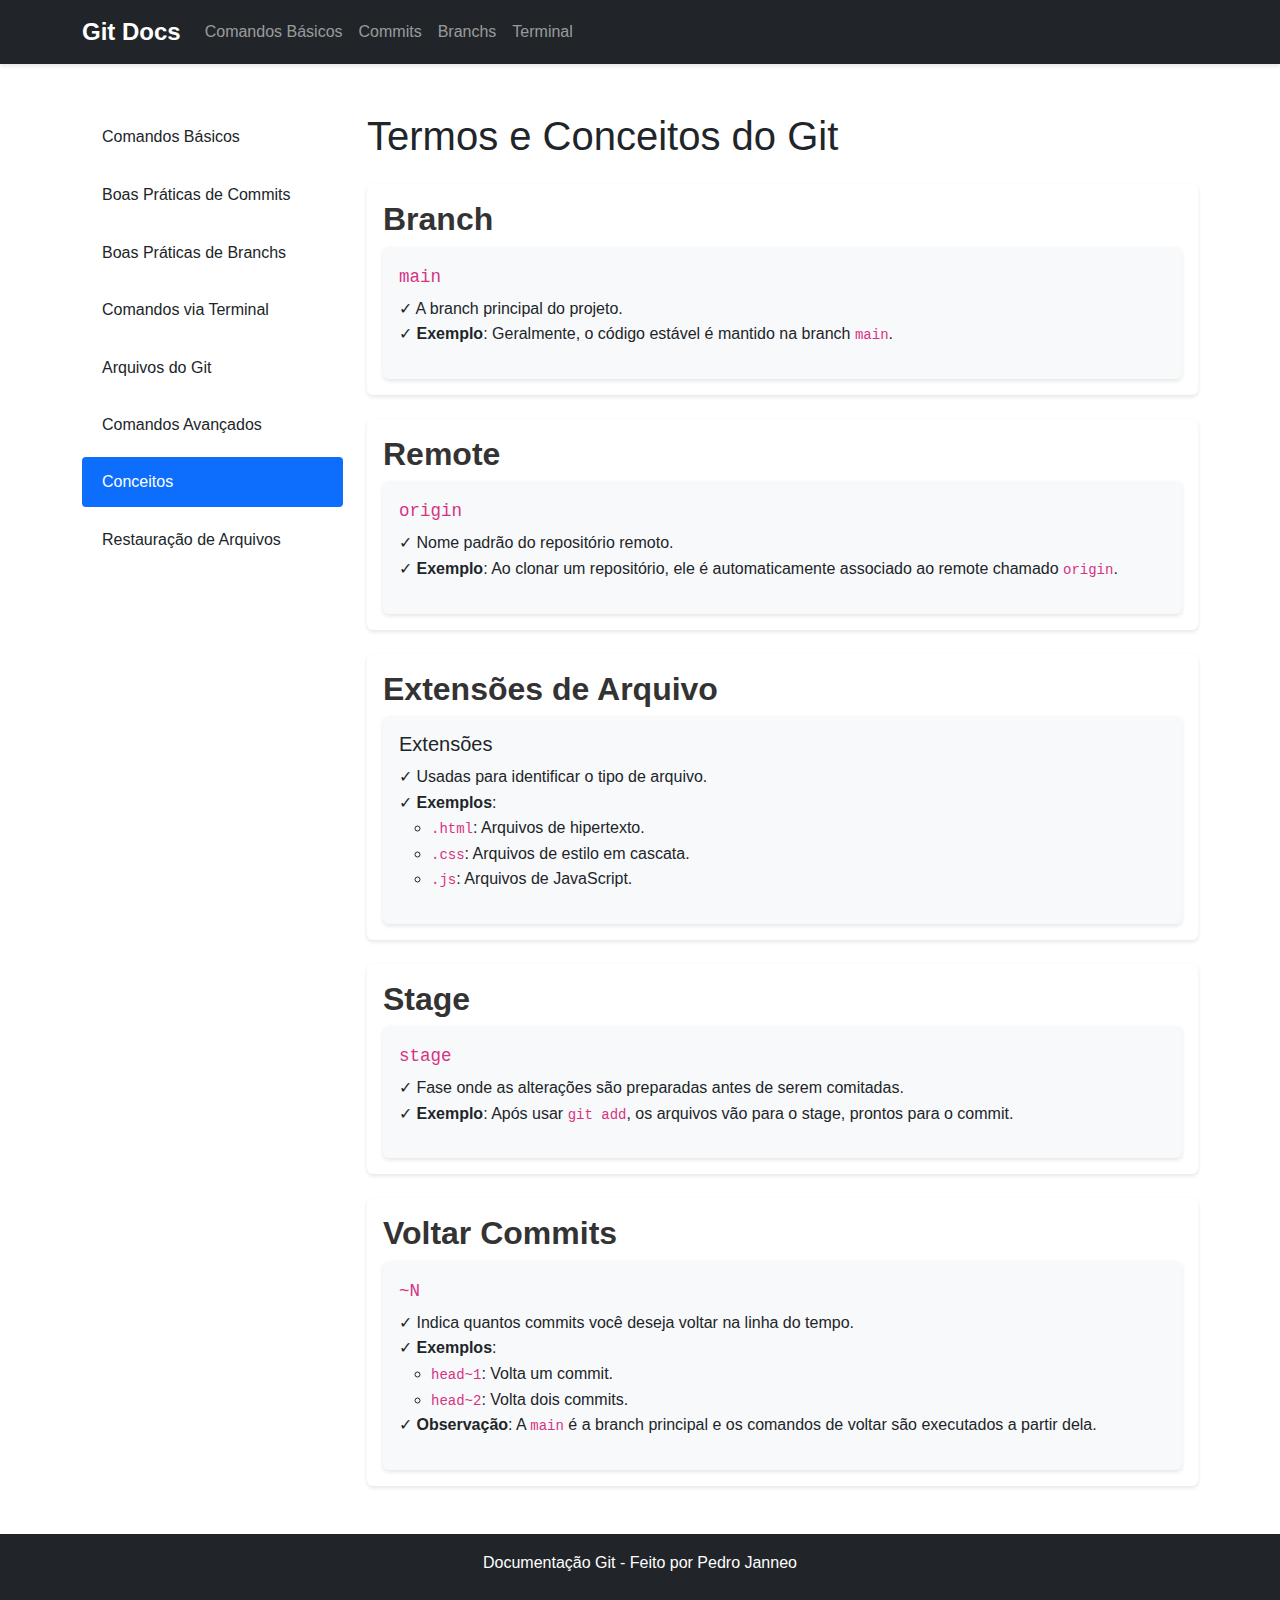
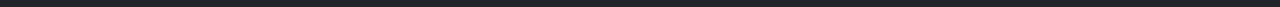
<file: Conceitos.html>
<!DOCTYPE html>
<html lang="pt-BR">
<head>
    <meta charset="UTF-8">
    <meta name="viewport" content="width=device-width, initial-scale=1.0">
    <title>Conceitos do Git</title>
    <!-- Bootstrap CSS -->
    <link href="https://cdn.jsdelivr.net/npm/bootstrap@5.3.0/dist/css/bootstrap.min.css" rel="stylesheet">
    <!-- Custom CSS -->
    <link href="styles.css" rel="stylesheet">
</head>
<body>
    <!-- Navbar -->
    <nav class="navbar navbar-expand-lg navbar-dark bg-dark">
        <div class="container">
            <a class="navbar-brand" href="index.html">Git Docs</a>
            <button class="navbar-toggler" type="button" data-bs-toggle="collapse" data-bs-target="#navbarNav">
                <span class="navbar-toggler-icon"></span>
            </button>
            <div class="collapse navbar-collapse" id="navbarNav">
                <ul class="navbar-nav">
                    <li class="nav-item">
                        <a class="nav-link" href="comandos_basicos.html">Comandos Básicos</a>
                    </li>
                    <li class="nav-item">
                        <a class="nav-link" href="commits.html">Commits</a>
                    </li>
                    <li class="nav-item">
                        <a class="nav-link" href="branchs.html">Branchs</a>
                    </li>
                    <li class="nav-item">
                        <a class="nav-link" href="terminal.html">Terminal</a>
                    </li>
                </ul>
            </div>
        </div>
    </nav>

    <!-- Main Content -->
    <div class="container mt-5">
        <div class="row">
            <!-- Sidebar -->
            <div class="col-md-3">
                <div class="list-group">
                    <a href="comandos_basicos.html" class="list-group-item list-group-item-action">Comandos Básicos</a>
                    <a href="commits.html" class="list-group-item list-group-item-action">Boas Práticas de Commits</a>
                    <a href="branchs.html" class="list-group-item list-group-item-action">Boas Práticas de Branchs</a>
                    <a href="terminal.html" class="list-group-item list-group-item-action">Comandos via Terminal</a>
                    <a href="ArquivosGit.html" class="list-group-item list-group-item-action">Arquivos do Git</a>
                    <a href="comandos_avancados.html" class="list-group-item list-group-item-action">Comandos Avançados</a>
                    <a href="Conceitos.html" class="list-group-item list-group-item-action active">Conceitos</a>
                    <a href="Restaurar.html" class="list-group-item list-group-item-action">Restauração de Arquivos</a>
                </div>
            </div>
            <!-- Content -->
            <div class="col-md-9">
                <h1 class="mb-4">Termos e Conceitos do Git</h1>

                <div class="card mb-4">
                    <div class="card-body">
                        <h2 class="card-title">Branch</h2>
                        <div class="card bg-light">
                            <div class="card-body">
                                <h5><code>main</code></h5>
                                <ul class="list-unstyled">
                                    <li>✓ A branch principal do projeto.</li>
                                    <li>✓ <strong>Exemplo</strong>: Geralmente, o código estável é mantido na branch <code>main</code>.</li>
                                </ul>
                            </div>
                        </div>
                    </div>
                </div>

                <div class="card mb-4">
                    <div class="card-body">
                        <h2 class="card-title">Remote</h2>
                        <div class="card bg-light">
                            <div class="card-body">
                                <h5><code>origin</code></h5>
                                <ul class="list-unstyled">
                                    <li>✓ Nome padrão do repositório remoto.</li>
                                    <li>✓ <strong>Exemplo</strong>: Ao clonar um repositório, ele é automaticamente associado ao remote chamado <code>origin</code>.</li>
                                </ul>
                            </div>
                        </div>
                    </div>
                </div>

                <div class="card mb-4">
                    <div class="card-body">
                        <h2 class="card-title">Extensões de Arquivo</h2>
                        <div class="card bg-light">
                            <div class="card-body">
                                <h5>Extensões</h5>
                                <ul class="list-unstyled">
                                    <li>✓ Usadas para identificar o tipo de arquivo.</li>
                                    <li>✓ <strong>Exemplos</strong>:
                                        <ul>
                                            <li><code>.html</code>: Arquivos de hipertexto.</li>
                                            <li><code>.css</code>: Arquivos de estilo em cascata.</li>
                                            <li><code>.js</code>: Arquivos de JavaScript.</li>
                                        </ul>
                                    </li>
                                </ul>
                            </div>
                        </div>
                    </div>
                </div>

                <div class="card mb-4">
                    <div class="card-body">
                        <h2 class="card-title">Stage</h2>
                        <div class="card bg-light">
                            <div class="card-body">
                                <h5><code>stage</code></h5>
                                <ul class="list-unstyled">
                                    <li>✓ Fase onde as alterações são preparadas antes de serem comitadas.</li>
                                    <li>✓ <strong>Exemplo</strong>: Após usar <code>git add</code>, os arquivos vão para o stage, prontos para o commit.</li>
                                </ul>
                            </div>
                        </div>
                    </div>
                </div>

                <div class="card">
                    <div class="card-body">
                        <h2 class="card-title">Voltar Commits</h2>
                        <div class="card bg-light">
                            <div class="card-body">
                                <h5><code>~N</code></h5>
                                <ul class="list-unstyled">
                                    <li>✓ Indica quantos commits você deseja voltar na linha do tempo.</li>
                                    <li>✓ <strong>Exemplos</strong>:
                                        <ul>
                                            <li><code>head~1</code>: Volta um commit.</li>
                                            <li><code>head~2</code>: Volta dois commits.</li>
                                        </ul>
                                    </li>
                                    <li>✓ <strong>Observação</strong>: A <code>main</code> é a branch principal e os comandos de voltar são executados a partir dela.</li>
                                </ul>
                            </div>
                        </div>
                    </div>
                </div>
            </div>
        </div>
    </div>

    <!-- Footer -->
    <footer class="bg-dark text-white mt-5 py-3">
        <div class="container text-center">
            <p>Documentação Git - Feito por Pedro Janneo</p>
        </div>
    </footer>

    <!-- Bootstrap JS -->
    <script src="https://cdn.jsdelivr.net/npm/bootstrap@5.3.0/dist/js/bootstrap.bundle.min.js"></script>
</body>
</html>
</file>
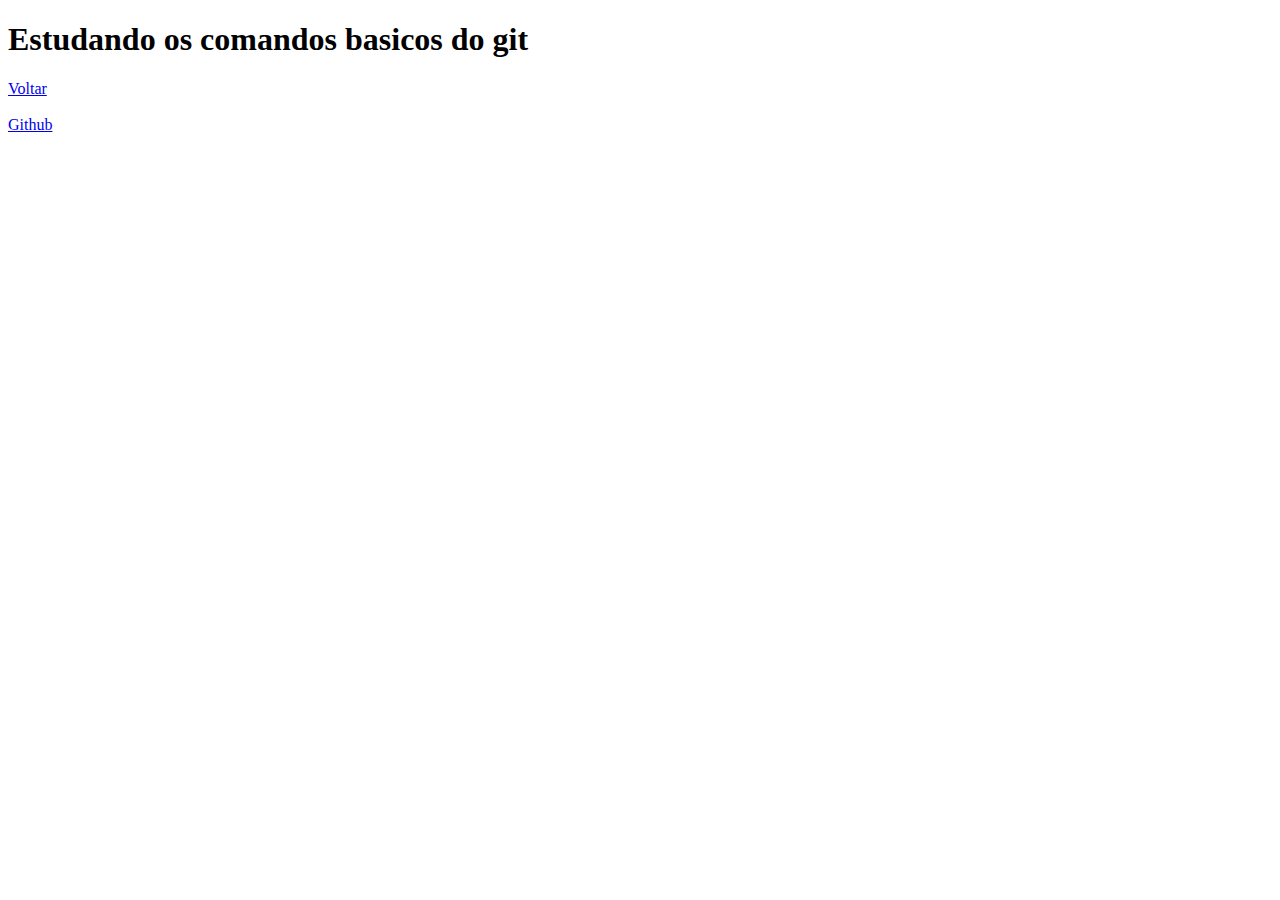
<file: git.html>
<!DOCTYPE html>
<html lang="en">
<head>
    <meta charset="UTF-8">
    <meta name="viewport" content="width=device-width, initial-scale=1.0">
    <title>Git</title>
</head>
<body>
    <h1>Estudando os comandos basicos do git</h1>
    <a href="index.html">Voltar</a>
    <br><br>
    <a href="github.html">Github</a>
</body>
</html>
</file>
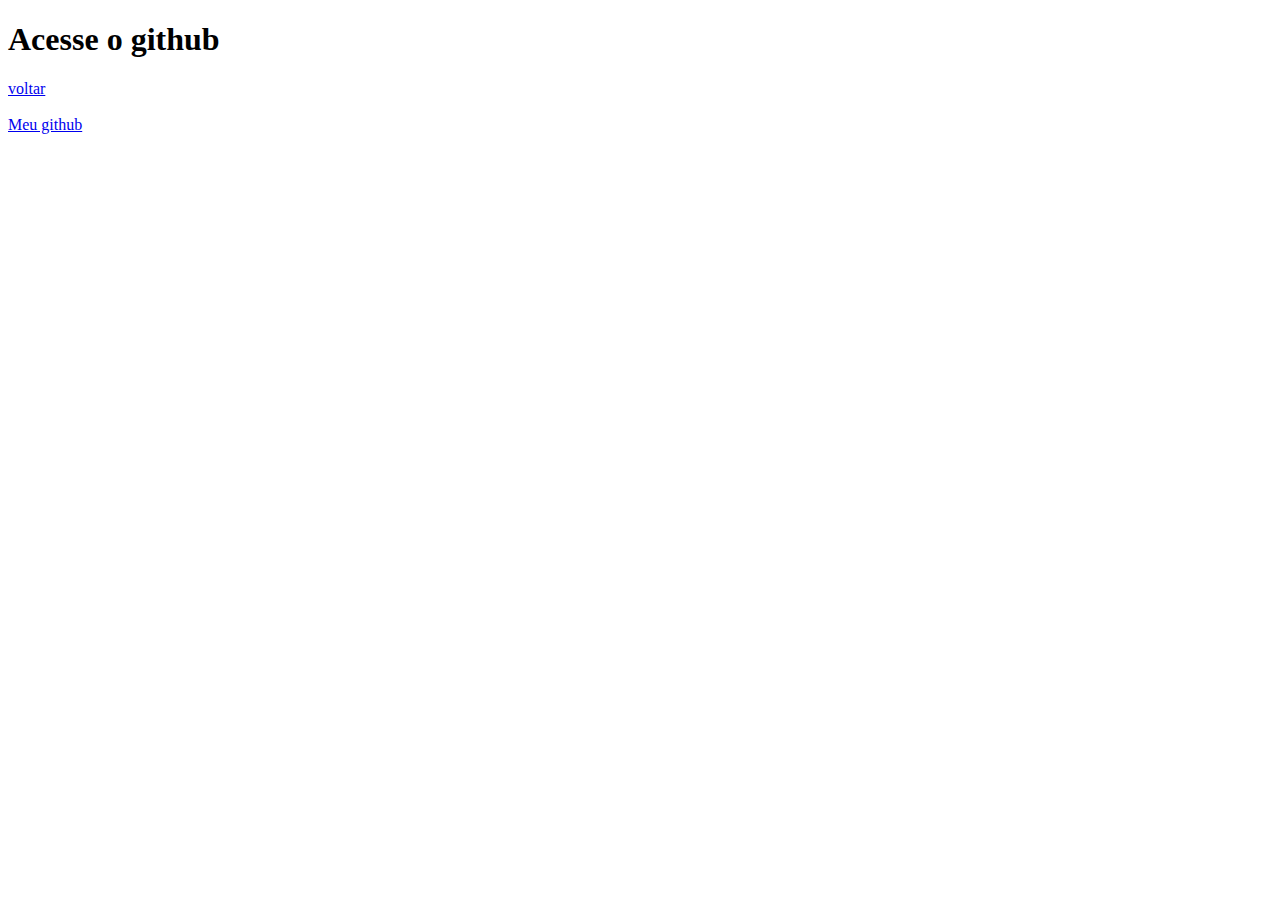
<file: github.html>
<!DOCTYPE html>
<html lang="en">
  <head>
    <meta charset="UTF-8" />
    <meta name="viewport" content="width=device-width, initial-scale=1.0" />
    <title>Home</title>
  </head>
  <body>
    <h1>Acesse o github</h1>
    <a href="index.html">voltar</a> <br />
    <br />
    <a href="http://github.com/PedroJanneo" target="_blank">Meu github</a>
  </body>
</html>
</file>
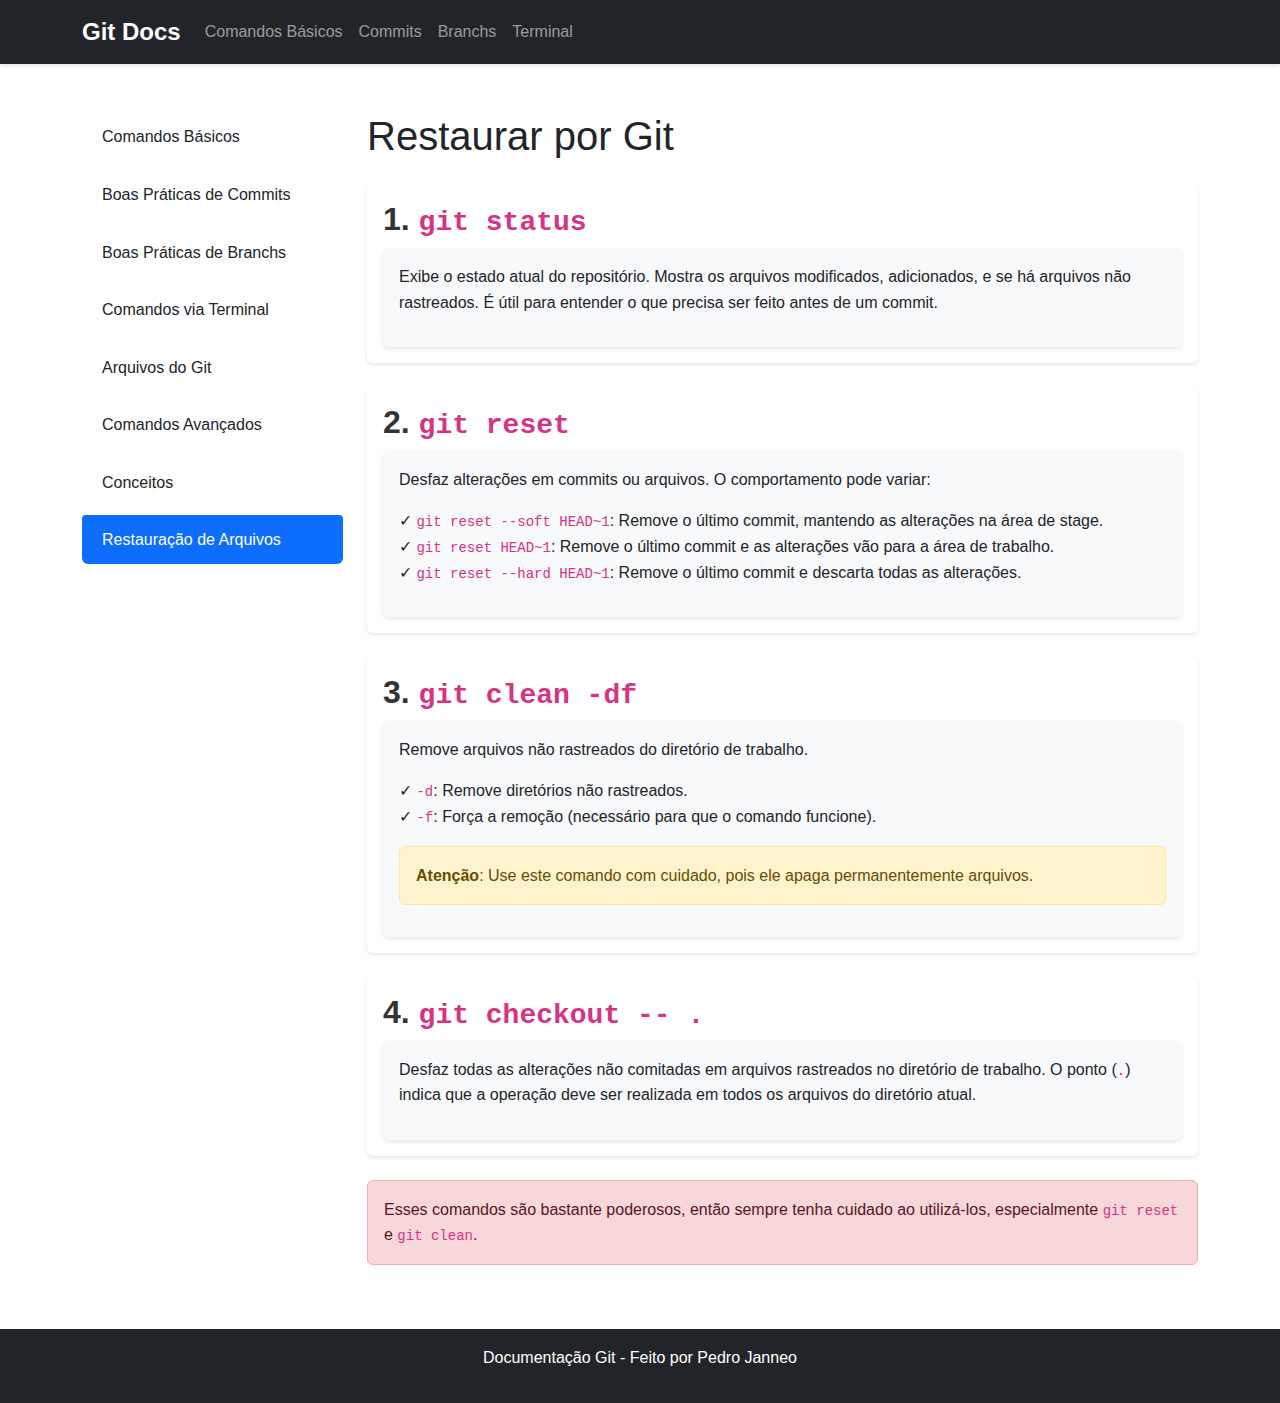
<file: Restaurar.html>
<!DOCTYPE html>
<html lang="pt-BR">
<head>
    <meta charset="UTF-8">
    <meta name="viewport" content="width=device-width, initial-scale=1.0">
    <title>Restauração de Arquivos no Git</title>
    <!-- Bootstrap CSS -->
    <link href="https://cdn.jsdelivr.net/npm/bootstrap@5.3.0/dist/css/bootstrap.min.css" rel="stylesheet">
    <!-- Custom CSS -->
    <link href="styles.css" rel="stylesheet">
</head>
<body>
    <!-- Navbar -->
    <nav class="navbar navbar-expand-lg navbar-dark bg-dark">
        <div class="container">
            <a class="navbar-brand" href="index.html">Git Docs</a>
            <button class="navbar-toggler" type="button" data-bs-toggle="collapse" data-bs-target="#navbarNav">
                <span class="navbar-toggler-icon"></span>
            </button>
            <div class="collapse navbar-collapse" id="navbarNav">
                <ul class="navbar-nav">
                    <li class="nav-item">
                        <a class="nav-link" href="comandos_basicos.html">Comandos Básicos</a>
                    </li>
                    <li class="nav-item">
                        <a class="nav-link" href="commits.html">Commits</a>
                    </li>
                    <li class="nav-item">
                        <a class="nav-link" href="branchs.html">Branchs</a>
                    </li>
                    <li class="nav-item">
                        <a class="nav-link" href="terminal.html">Terminal</a>
                    </li>
                </ul>
            </div>
        </div>
    </nav>

    <!-- Main Content -->
    <div class="container mt-5">
        <div class="row">
            <!-- Sidebar -->
            <div class="col-md-3">
                <div class="list-group">
                    <a href="comandos_basicos.html" class="list-group-item list-group-item-action">Comandos Básicos</a>
                    <a href="commits.html" class="list-group-item list-group-item-action">Boas Práticas de Commits</a>
                    <a href="branchs.html" class="list-group-item list-group-item-action">Boas Práticas de Branchs</a>
                    <a href="terminal.html" class="list-group-item list-group-item-action">Comandos via Terminal</a>
                    <a href="ArquivosGit.html" class="list-group-item list-group-item-action">Arquivos do Git</a>
                    <a href="comandos_avancados.html" class="list-group-item list-group-item-action">Comandos Avançados</a>
                    <a href="Conceitos.html" class="list-group-item list-group-item-action">Conceitos</a>
                    <a href="Restaurar.html" class="list-group-item list-group-item-action active">Restauração de Arquivos</a>
                </div>
            </div>
            <!-- Content -->
            <div class="col-md-9">
                <h1 class="mb-4">Restaurar por Git</h1>

                <div class="card mb-4">
                    <div class="card-body">
                        <h2 class="card-title">1. <code>git status</code></h2>
                        <div class="card bg-light">
                            <div class="card-body">
                                <p>Exibe o estado atual do repositório. Mostra os arquivos modificados, adicionados, e se há arquivos não rastreados. É útil para entender o que precisa ser feito antes de um commit.</p>
                            </div>
                        </div>
                    </div>
                </div>

                <div class="card mb-4">
                    <div class="card-body">
                        <h2 class="card-title">2. <code>git reset</code></h2>
                        <div class="card bg-light">
                            <div class="card-body">
                                <p>Desfaz alterações em commits ou arquivos. O comportamento pode variar:</p>
                                <ul class="list-unstyled">
                                    <li>✓ <code>git reset --soft HEAD~1</code>: Remove o último commit, mantendo as alterações na área de stage.</li>
                                    <li>✓ <code>git reset HEAD~1</code>: Remove o último commit e as alterações vão para a área de trabalho.</li>
                                    <li>✓ <code>git reset --hard HEAD~1</code>: Remove o último commit e descarta todas as alterações.</li>
                                </ul>
                            </div>
                        </div>
                    </div>
                </div>

                <div class="card mb-4">
                    <div class="card-body">
                        <h2 class="card-title">3. <code>git clean -df</code></h2>
                        <div class="card bg-light">
                            <div class="card-body">
                                <p>Remove arquivos não rastreados do diretório de trabalho.</p>
                                <ul class="list-unstyled">
                                    <li>✓ <code>-d</code>: Remove diretórios não rastreados.</li>
                                    <li>✓ <code>-f</code>: Força a remoção (necessário para que o comando funcione).</li>
                                </ul>
                                <div class="alert alert-warning mt-3">
                                    <p class="mb-0"><strong>Atenção</strong>: Use este comando com cuidado, pois ele apaga permanentemente arquivos.</p>
                                </div>
                            </div>
                        </div>
                    </div>
                </div>

                <div class="card mb-4">
                    <div class="card-body">
                        <h2 class="card-title">4. <code>git checkout -- .</code></h2>
                        <div class="card bg-light">
                            <div class="card-body">
                                <p>Desfaz todas as alterações não comitadas em arquivos rastreados no diretório de trabalho. O ponto (<code>.</code>) indica que a operação deve ser realizada em todos os arquivos do diretório atual.</p>
                            </div>
                        </div>
                    </div>
                </div>

                <div class="alert alert-danger">
                    <p class="mb-0">Esses comandos são bastante poderosos, então sempre tenha cuidado ao utilizá-los, especialmente <code>git reset</code> e <code>git clean</code>.</p>
                </div>
            </div>
        </div>
    </div>

    <!-- Footer -->
    <footer class="bg-dark text-white mt-5 py-3">
        <div class="container text-center">
            <p>Documentação Git - Feito por Pedro Janneo</p>
        </div>
    </footer>

    <!-- Bootstrap JS -->
    <script src="https://cdn.jsdelivr.net/npm/bootstrap@5.3.0/dist/js/bootstrap.bundle.min.js"></script>
</body>
</html>
</file>
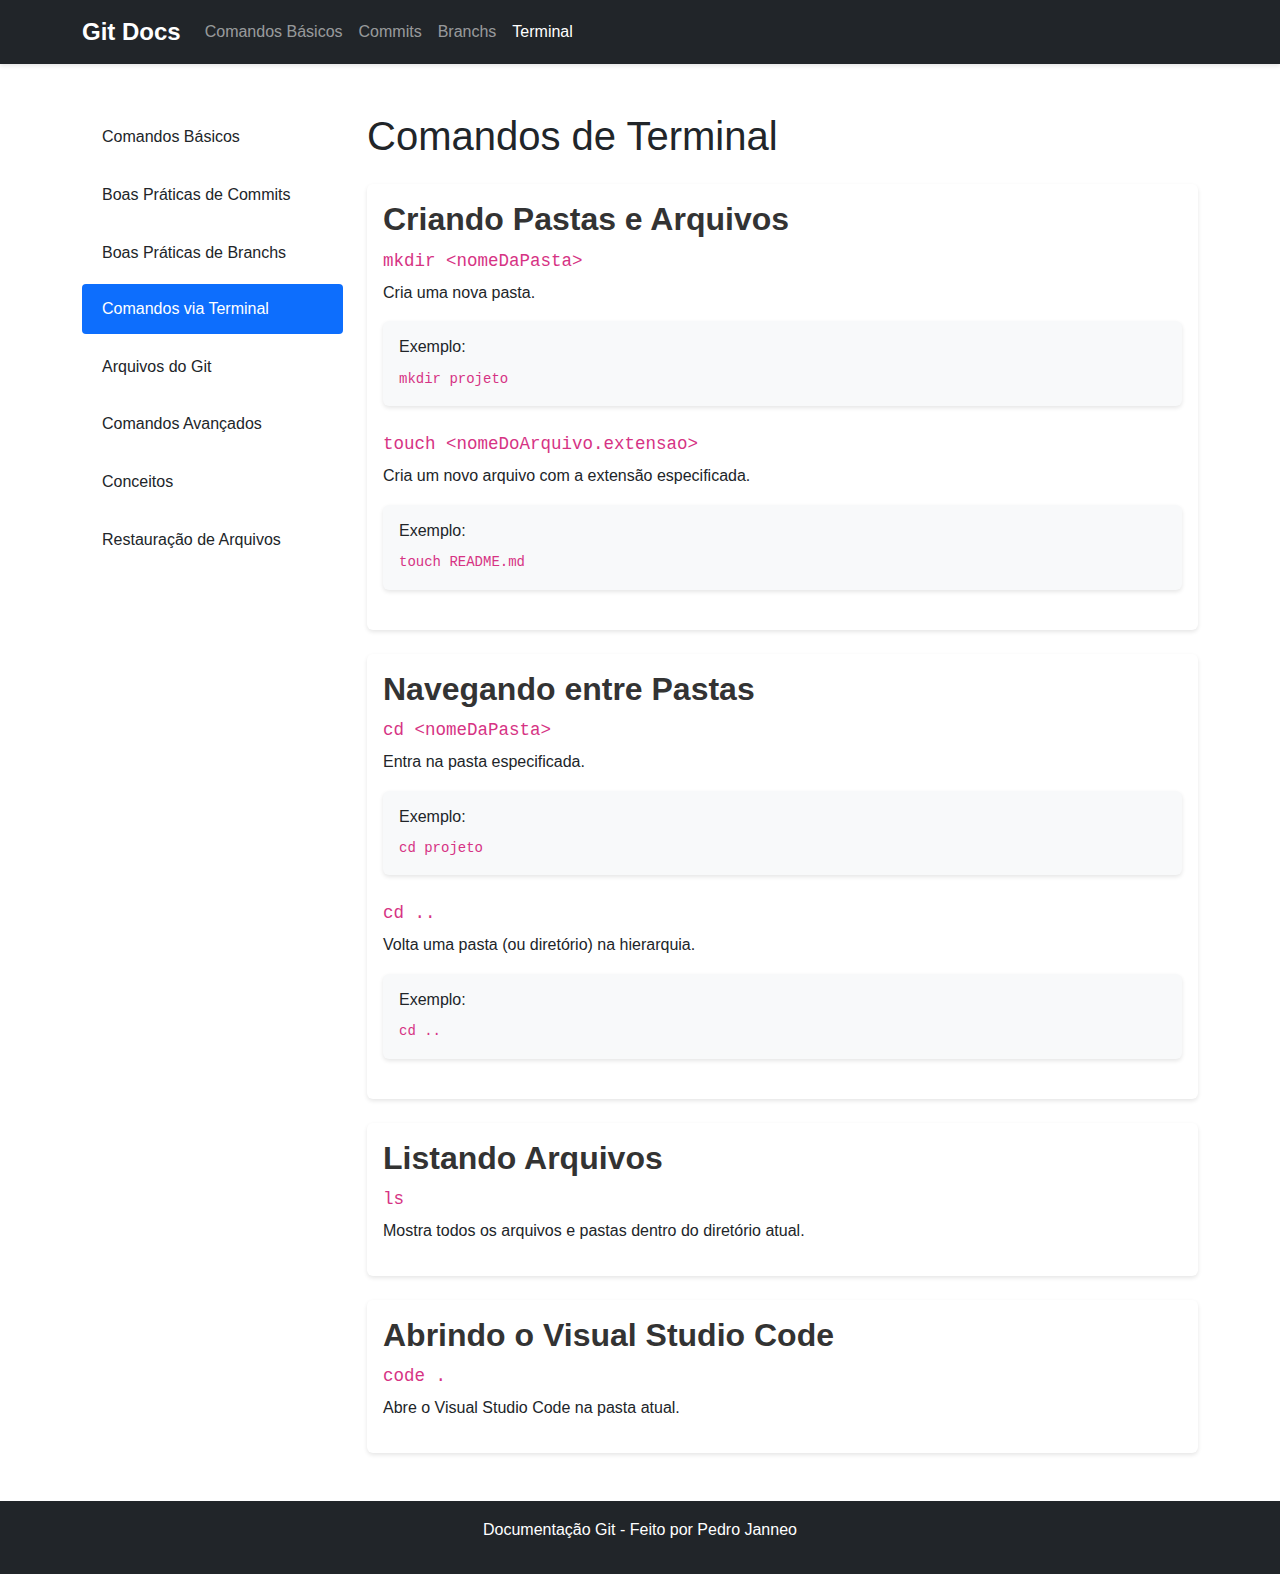
<file: terminal.html>
<!DOCTYPE html>
<html lang="pt-BR">
<head>
    <meta charset="UTF-8">
    <meta name="viewport" content="width=device-width, initial-scale=1.0">
    <title>Comandos de Terminal</title>
    <!-- Bootstrap CSS -->
    <link href="https://cdn.jsdelivr.net/npm/bootstrap@5.3.0/dist/css/bootstrap.min.css" rel="stylesheet">
    <!-- Custom CSS -->
    <link href="styles.css" rel="stylesheet">
</head>
<body>
    <!-- Navbar -->
    <nav class="navbar navbar-expand-lg navbar-dark bg-dark">
        <div class="container">
            <a class="navbar-brand" href="index.html">Git Docs</a>
            <button class="navbar-toggler" type="button" data-bs-toggle="collapse" data-bs-target="#navbarNav">
                <span class="navbar-toggler-icon"></span>
            </button>
            <div class="collapse navbar-collapse" id="navbarNav">
                <ul class="navbar-nav">
                    <li class="nav-item">
                        <a class="nav-link" href="comandos_basicos.html">Comandos Básicos</a>
                    </li>
                    <li class="nav-item">
                        <a class="nav-link" href="commits.html">Commits</a>
                    </li>
                    <li class="nav-item">
                        <a class="nav-link" href="branchs.html">Branchs</a>
                    </li>
                    <li class="nav-item">
                        <a class="nav-link active" href="terminal.html">Terminal</a>
                    </li>
                </ul>
            </div>
        </div>
    </nav>

    <!-- Main Content -->
    <div class="container mt-5">
        <div class="row">
            <!-- Sidebar -->
            <div class="col-md-3">
                <div class="list-group">
                    <a href="comandos_basicos.html" class="list-group-item list-group-item-action">Comandos Básicos</a>
                    <a href="commits.html" class="list-group-item list-group-item-action">Boas Práticas de Commits</a>
                    <a href="branchs.html" class="list-group-item list-group-item-action">Boas Práticas de Branchs</a>
                    <a href="terminal.html" class="list-group-item list-group-item-action active">Comandos via Terminal</a>
                    <a href="ArquivosGit.html" class="list-group-item list-group-item-action">Arquivos do Git</a>
                    <a href="comandos_avancados.html" class="list-group-item list-group-item-action">Comandos Avançados</a>
                    <a href="Conceitos.html" class="list-group-item list-group-item-action">Conceitos</a>
                    <a href="Restaurar.html" class="list-group-item list-group-item-action">Restauração de Arquivos</a>
                </div>
            </div>
            <!-- Content -->
            <div class="col-md-9">
                <h1 class="mb-4">Comandos de Terminal</h1>

                <div class="card mb-4">
                    <div class="card-body">
                        <h2 class="card-title">Criando Pastas e Arquivos</h2>
                        
                        <div class="mb-4">
                            <h5><code>mkdir &lt;nomeDaPasta&gt;</code></h5>
                            <p>Cria uma nova pasta.</p>
                            <div class="card bg-light">
                                <div class="card-body">
                                    <h6>Exemplo:</h6>
                                    <code>mkdir projeto</code>
                                </div>
                            </div>
                        </div>

                        <div class="mb-4">
                            <h5><code>touch &lt;nomeDoArquivo.extensao&gt;</code></h5>
                            <p>Cria um novo arquivo com a extensão especificada.</p>
                            <div class="card bg-light">
                                <div class="card-body">
                                    <h6>Exemplo:</h6>
                                    <code>touch README.md</code>
                                </div>
                            </div>
                        </div>
                    </div>
                </div>

                <div class="card mb-4">
                    <div class="card-body">
                        <h2 class="card-title">Navegando entre Pastas</h2>
                        
                        <div class="mb-4">
                            <h5><code>cd &lt;nomeDaPasta&gt;</code></h5>
                            <p>Entra na pasta especificada.</p>
                            <div class="card bg-light">
                                <div class="card-body">
                                    <h6>Exemplo:</h6>
                                    <code>cd projeto</code>
                                </div>
                            </div>
                        </div>

                        <div class="mb-4">
                            <h5><code>cd ..</code></h5>
                            <p>Volta uma pasta (ou diretório) na hierarquia.</p>
                            <div class="card bg-light">
                                <div class="card-body">
                                    <h6>Exemplo:</h6>
                                    <code>cd ..</code>
                                </div>
                            </div>
                        </div>
                    </div>
                </div>

                <div class="card mb-4">
                    <div class="card-body">
                        <h2 class="card-title">Listando Arquivos</h2>
                        <h5><code>ls</code></h5>
                        <p>Mostra todos os arquivos e pastas dentro do diretório atual.</p>
                    </div>
                </div>

                <div class="card">
                    <div class="card-body">
                        <h2 class="card-title">Abrindo o Visual Studio Code</h2>
                        <h5><code>code .</code></h5>
                        <p>Abre o Visual Studio Code na pasta atual.</p>
                    </div>
                </div>
            </div>
        </div>
    </div>

    <!-- Footer -->
    <footer class="bg-dark text-white mt-5 py-3">
        <div class="container text-center">
            <p>Documentação Git - Feito por Pedro Janneo</p>
        </div>
    </footer>

    <!-- Bootstrap JS -->
    <script src="https://cdn.jsdelivr.net/npm/bootstrap@5.3.0/dist/js/bootstrap.bundle.min.js"></script>
</body>
</html>
</file>
<file: styles.css>
/* Estilos gerais */
body {
    font-family: 'Segoe UI', Tahoma, Geneva, Verdana, sans-serif;
    line-height: 1.6;
}

/* Estilos da navbar */
.navbar {
    box-shadow: 0 2px 4px rgba(0,0,0,0.1);
}

.navbar-brand {
    font-weight: bold;
    font-size: 1.5rem;
}

/* Estilos do hero section */
.lead {
    font-size: 1.25rem;
    color: #666;
}

/* Estilos da sidebar */
.list-group-item {
    border: none;
    padding: 0.75rem 1.25rem;
    margin-bottom: 0.5rem;
    border-radius: 0.25rem;
    transition: all 0.3s ease;
}

.list-group-item:hover {
    background-color: #f8f9fa;
    transform: translateX(5px);
}

/* Estilos dos cards */
.card {
    border: none;
    box-shadow: 0 2px 4px rgba(0,0,0,0.1);
    transition: all 0.3s ease;
}

.card:hover {
    transform: translateY(-5px);
    box-shadow: 0 4px 8px rgba(0,0,0,0.2);
}

.card-title {
    color: #333;
    font-weight: 600;
}

/* Estilos do footer */
footer {
    margin-top: 3rem;
}

/* Estilos responsivos */
@media (max-width: 768px) {
    .container {
        padding: 0 15px;
    }
    
    .col-md-3 {
        margin-bottom: 2rem;
    }
}

/* Estilos para links */
a {
    color: #007bff;
    text-decoration: none;
    transition: color 0.3s ease;
}

a:hover {
    color: #0056b3;
    text-decoration: none;
}

/* Estilos para botões */
.btn-primary {
    background-color: #007bff;
    border: none;
    padding: 0.5rem 1.5rem;
    transition: all 0.3s ease;
}

.btn-primary:hover {
    background-color: #0056b3;
    transform: translateY(-2px);
}
</file>
